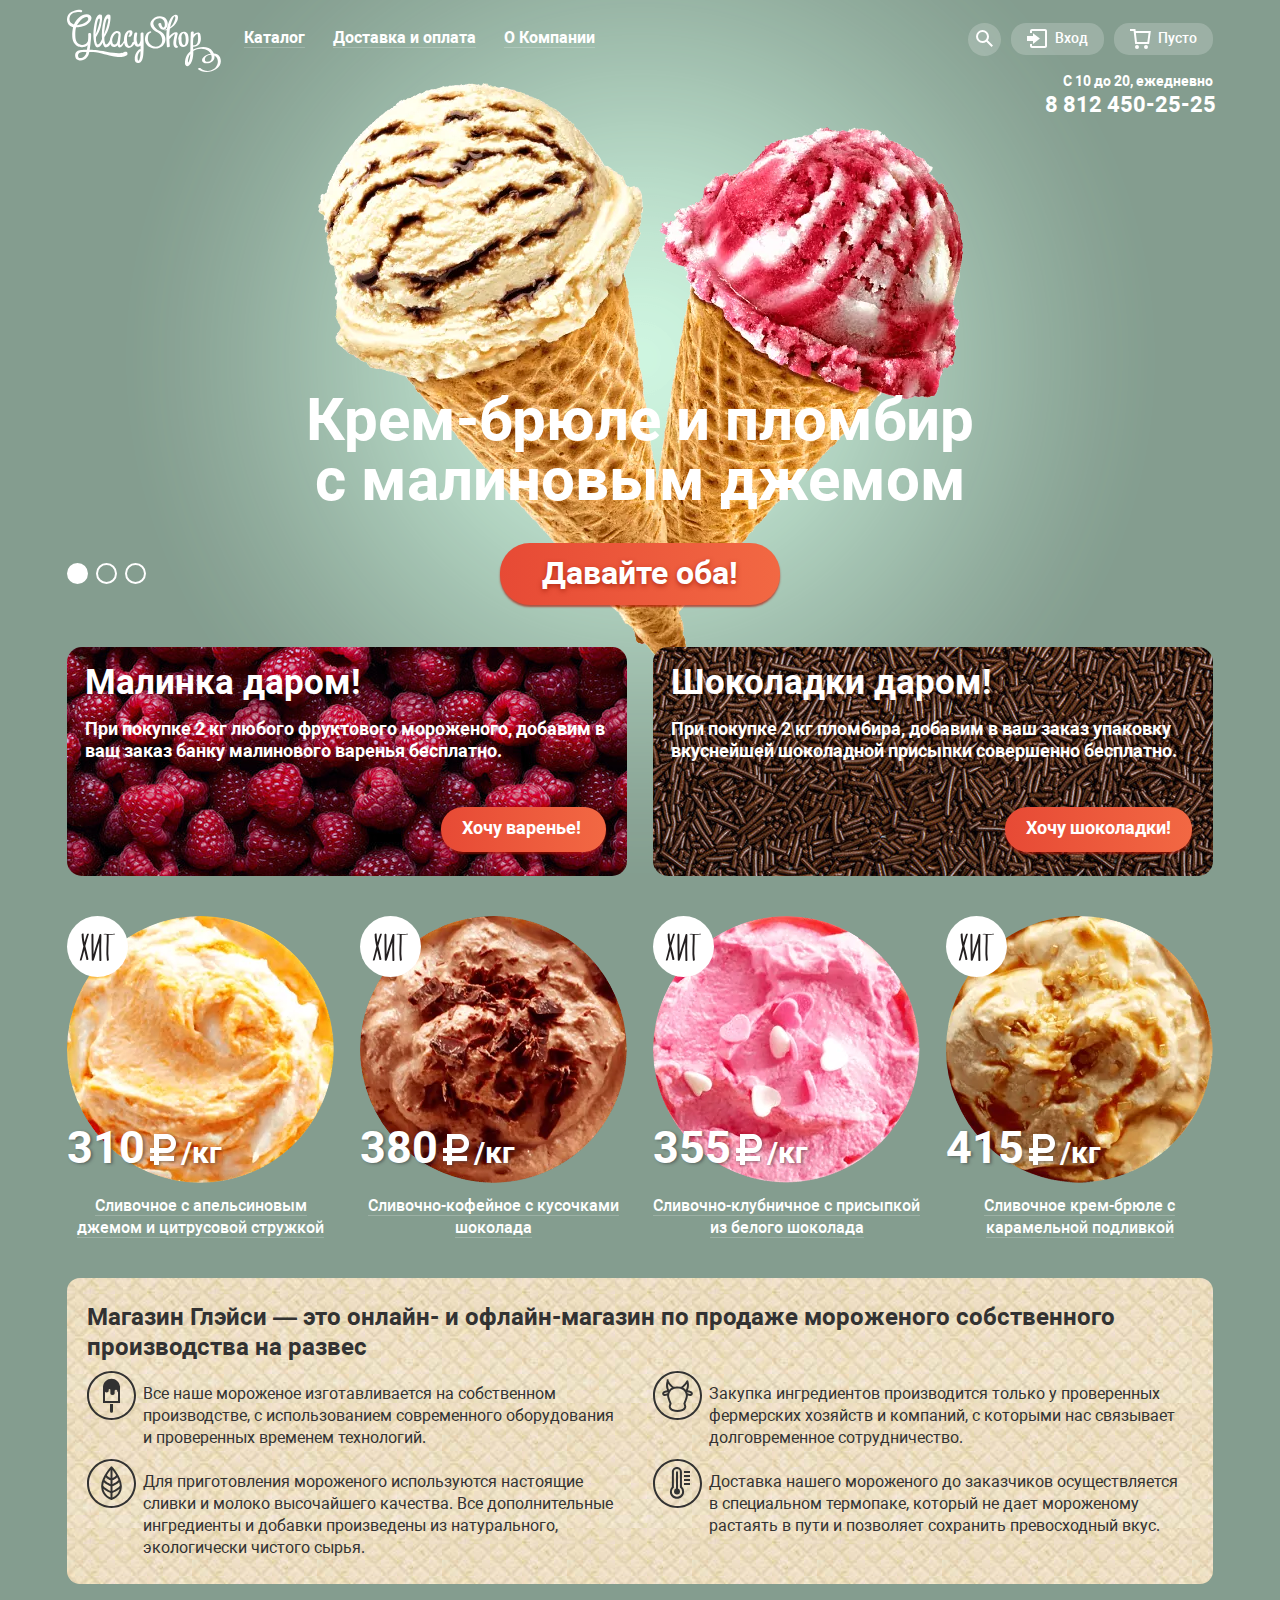
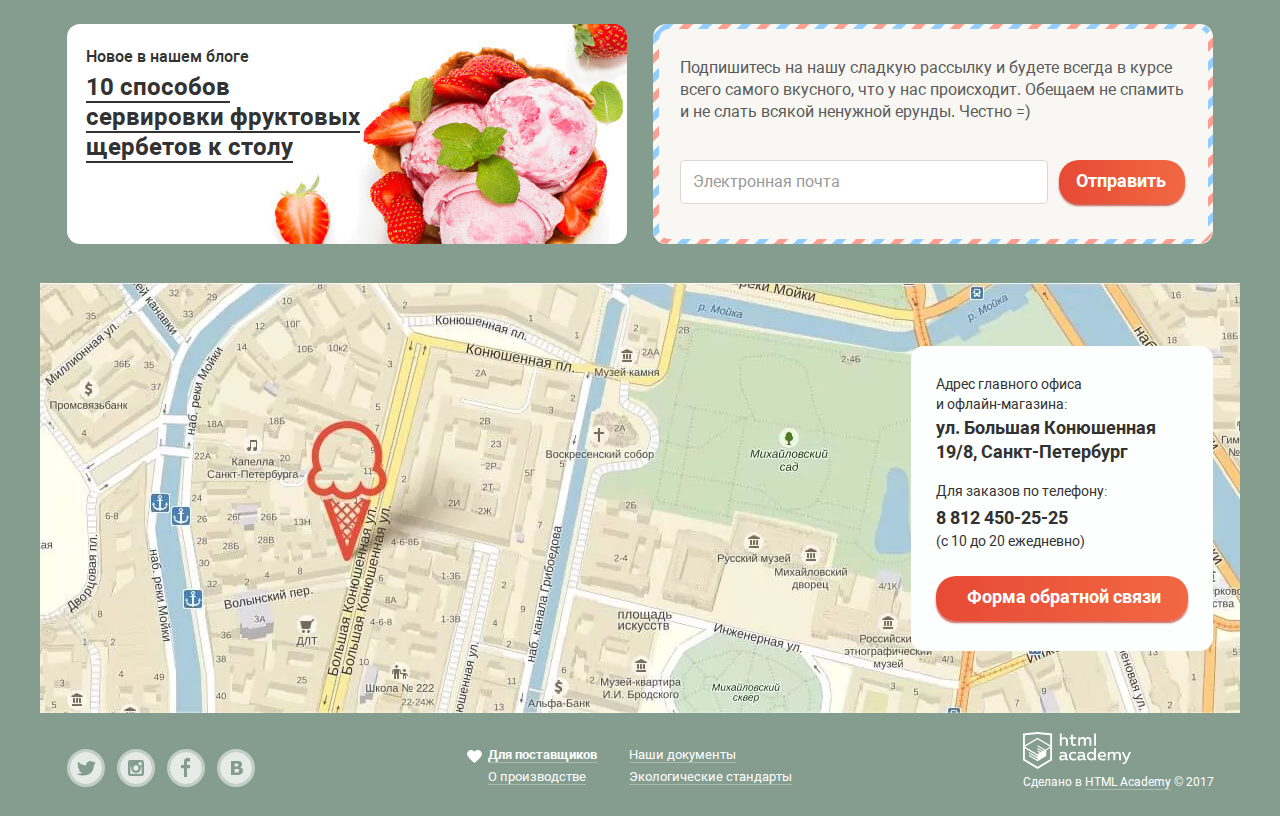
<file: index.html>
<!DOCTYPE html>
<html lang="ru">
  <head>
    <meta charset="utf-8">
    <meta http-equiv="X-UA-Compatible" content="ie=edge">
    <meta name="format-detection" content="telephone=no">
    <title>HTML Academy: Глейси</title>
    <link rel="stylesheet" href="css/normalize.min.css">
    <link rel="stylesheet" href="css/styles.min.css">
  </head>
  <body class="index-page">
    <svg xmlns="http://www.w3.org/2000/svg" class="svg-sprite">
      <symbol id="icon-search" viewBox="0 0 17 17"><path d="M16.958 15.527L11.75 10.32A6.455 6.455 0 0 0 13 6.5 6.5 6.5 0 1 0 6.5 13a6.465 6.465 0 0 0 3.839-1.263l5.205 5.204 1.414-1.414zM6.5 11C4.019 11 2 8.981 2 6.5S4.019 2 6.5 2 11 4.019 11 6.5 8.981 11 6.5 11z"/></symbol>
      <symbol id="icon-entrance" viewBox="0 0 21 19"><path d="M6 14.875L12.917 9.5 6 4.125v2.917H-.042v4.917H6z"/><path d="M18 0H5C3.9 0 3 .9 3 2v2h2V2h13v15H5v-2H3v2c0 1.1.9 2 2 2h13c1.1 0 2-.9 2-2V2c0-1.1-.9-2-2-2z"/></symbol>
      <symbol id="icon-cart" viewBox="0 0 21 20"><g><path d="M5.657 2.031L5.422 0H0v2h3.64l1.5 13h13.988l1.699-12.969H5.657zM17.372 13H6.922L5.888 4.031h12.66L17.372 13z"/><circle cx="6.984" cy="18" r="2"/><circle cx="15.984" cy="18" r="2"/></g></symbol>
      <symbol id="icon-heart" viewBox="0 0 15 13"><path d="M10.799 0c-1.35 0-2.551.65-3.3 1.661A4.097 4.097 0 0 0 4.199 0C1.875 0 0 1.806 0 4.044 0 7.223 7.499 13 7.499 13s7.499-5.777 7.499-8.956C14.998 1.806 13.123 0 10.799 0z"/></symbol>
    </svg>

    <input class="visually-hidden" type="radio" id="btn-1" name="slider-toggle" checked>
    <input class="visually-hidden" type="radio" id="btn-2" name="slider-toggle">
    <input class="visually-hidden" type="radio" id="btn-3" name="slider-toggle">

    <div class="index-wrapper">
      <div class="wrapper">

        <header class="page-header">
          <div class="page-header__wrapper">
            <nav class="page-header__nav">
              <a class="page-header__logo">
                <img class="page-header__logo-image" src="img/svg/logo.svg" width="154" height="64" alt="На главную страницу">
              </a>
              <ul class="main-nav">
                <li class="main-nav__item">
                  <a class="main-nav__link" href="catalog.html">Каталог</a>
                  <ul class="main-nav__dropdown-list">
                    <li class="main-nav__dropdown-item">
                      <a class="main-nav__dropdown-link" href="new.html">Новинки</a>
                    </li>
                    <li class="main-nav__dropdown-item">
                      <a class="main-nav__dropdown-link" href="catalog.html">Сливочное</a>
                    </li>
                    <li class="main-nav__dropdown-item">
                      <a class="main-nav__dropdown-link" href="sherbet.html">Щербеты</a>
                    </li>
                    <li class="main-nav__dropdown-item">
                      <a class="main-nav__dropdown-link" href="fruit.html">Фруктовый лед</a>
                    </li>
                    <li class="main-nav__dropdown-item">
                      <a class="main-nav__dropdown-link" href="melorin.html">Мелорин</a>
                    </li>
                  </ul>
                </li>
                <li class="main-nav__item">
                  <a class="main-nav__link" href="delivery.html">Доставка и оплата</a>
                </li>
                <li class="main-nav__item">
                  <a class="main-nav__link" href="about.html">О Компании</a>
                </li>
              </ul>
            </nav>

            <div class="user-block">
              <div class="user-block__item">
                <a href="#" class="user-block__link user-block__link--only-icon">
                  <svg class="user-block__link-icon" width="17" height="17" role="presentation"><use xlink:href="#icon-search"></use></svg>
                  <span class="user-block___link-text visually-hidden">Поиск</span>
                </a>
                <form class="user-block__dropdown search-form" action="#" method="get">
                  <label class="visually-hidden" for="search">Введите название товара</label>
                  <input class="search-form__input" type="search" name="search" placeholder="Что ищем?" id="search">
                </form>
              </div>

              <div class="user-block__item">
                <a href="#" class="user-block__link">
                  <svg class="user-block__link-icon" width="21" height="19" role="presentation"><use xlink:href="#icon-entrance"></use></svg>
                  <span class="user-block__link-text">Вход</span>
                </a>
                <form class="user-block__dropdown authorization-form" action="https://echo.htmlacademy.ru" method="post">
                  <label class="visually-hidden" for="user-email">Введите ваш email</label>
                  <input class="authorization-form__input" type="email" name="email" placeholder="Электронная почта" id="user-email">
                  <label class="visually-hidden" for="user-password">Введите ваш пароль</label>
                  <input class="authorization-form__input" type="password" name="password" placeholder="Пароль" id="user-password">
                  <div class="authorization-form__inner">
                    <button class="authorization-form__button button" type="submit">Войти</button>
                    <ul class="authorization-form__links">
                      <li class="authorization-form__links-item">
                        <a href="#" class="authorization-form__link">Забыли пароль?</a>
                      </li>
                      <li class="authorization-form__links-item">
                        <a href="#" class="authorization-form__link">Новая регистрация</a>
                      </li>
                    </ul>
                  </div>
                </form>
              </div>

              <div class="user-block__item">
                <a href="#" class="user-block__link" aria-label="В вашей корзине">
                  <svg class="user-block__link-icon" width="21" height="20" role="presentation"><use xlink:href="#icon-cart"></use></svg>
                  <span class="user-block__link-text">Пусто</span>
                </a>
              </div>
            </div>
          </div>

          <div class="page-header__contacts">
            <p class="page-header__schedule">С 10 до 20, ежедневно</p>
            <p class="page-header__tel">8 812 450-25-25</p>
          </div>
        </header>

        <main class="main">

          <section class="slider">
            <h2 class="visually-hidden">Популярные товары</h2>

            <div class="slider__controls">
              <label for="btn-1"><span class="visually-hidden">Крем-брюле и пломбир с малиновым джемом</span></label>
              <label for="btn-2"><span class="visually-hidden">Шоколадный пломбир и лимонный сорбет</span></label>
              <label for="btn-3"><span class="visually-hidden">Пломбир с помадкой и клубничный щербет</span></label>
            </div>

            <ul class="slider__list">
              <li class="slider__item" id="slide-1">
                <picture>
                  <source type="image/webp" srcset="img/content/cream-and-raspberry.webp">
                  <img class="slider__img" src="img/content/cream-and-raspberry.png" width="647" height="584" alt="Два вафельных рожка мороженого">
                </picture>
                <h3 class="slider__title">Крем-брюле и пломбир<br> с малиновым джемом</h3>
                <button class="slider__button button">Давайте оба!</button>
              </li>
              <li class="slider__item" id="slide-2">
                <picture>
                  <source type="image/webp" srcset="img/content/choco-and-lemon.webp">
                  <img class="slider__img" src="img/content/choco-and-lemon.png" width="644" height="582" alt="Два вафельных рожка мороженого">
                </picture>
                <h3 class="slider__title">Шоколадный пломбир<br> и лимонный сорбет</h3>
                <button class="slider__button button">Давайте оба!</button>
              </li>
              <li class="slider__item" id="slide-3">
                <picture>
                  <source type="image/webp" srcset="img/content/cream-and-strawberry.webp">
                  <img class="slider__img" src="img/content/cream-and-strawberry.png" width="644" height="582" alt="Два вафельных рожка мороженого">
                </picture>
                <h3 class="slider__title">Пломбир с помадкой<br>и клубничный щербет</h3>
                <button class="slider__button button">Давайте оба!</button>
              </li>
            </ul>
          </section>

          <section class="promo">
            <h2 class="visually-hidden">Промоакции</h2>
            <section class="banner banner--raspberry">
              <h3 class="banner__title">Малинка даром!</h3>
              <p class="banner__text">При покупке 2 кг любого фруктового мороженого,
                добавим в ваш заказ банку малинового варенья бесплатно.</p>
              <a href="#" class="banner__button button">Хочу варенье!</a>
            </section>
            <section class="banner banner--choco">
              <h3 class="banner__title">Шоколадки даром!</h3>
              <p class="banner__text">При покупке 2 кг пломбира, добавим в ваш заказ упаковку
                вкуснейшей шоколадной присыпки совершенно бесплатно.</p>
              <a href="#" class="banner__button button">Хочу шоколадки!</a>
            </section>
          </section>

          <section class="catalog">
            <h2 class="visually-hidden">Хиты продаж</h2>
            <ul class="catalog__list">
              <li class="catalog__item">
                <section class="good-card good-card--hit">
                  <div class="good-card__image-wrapper">
                    <picture>
                      <source type="image/webp" srcset="img/content/cream-and-orange.webp">
                      <img class="good-card__image" src="img/content/cream-and-orange.png" width="267" height="267" alt="Сливочное мороженое с апельсиновым джемом и цитрусовой стружкой">
                    </picture>
                  </div>
                  <p class="good-card__price">
                    <span class="good-card__price-number">310</span>
                    <span class="good-card__currency-icon"><span class="visually-hidden">Рублей</span></span>
                    <span class="good-card__weight">/кг</span>
                  </p>
                  <h3 class="good-card__title">
                    <a href="#" class="good-card__link">Сливочное с апельсиновым джемом и цитрусовой стружкой</a>
                  </h3>
                  <a href="#" class="good-card__button button">Быстрый просмотр</a>
                </section>
              </li>

              <li class="catalog__item">
                <section class="good-card good-card--hit">
                  <div class="good-card__image-wrapper">
                    <picture>
                      <source type="image/webp" srcset="img/content/coffee-and-choco.webp">
                      <img class="good-card__image" src="img/content/coffee-and-choco.png" width="267" height="267" alt="Сливочно-кофейное мороженое с кусочками шоколада">
                    </picture>
                  </div>
                  <p class="good-card__price">
                    <span class="good-card__price-number">380</span>
                    <span class="good-card__currency-icon"><span class="visually-hidden">Рублей</span></span>
                    <span class="good-card__weight">/кг</span>
                  </p>
                  <h3 class="good-card__title">
                    <a href="#" class="good-card__link">Сливочно-кофейное с кусочками шоколада</a>
                  </h3>
                  <a href="#" class="good-card__button button">Быстрый просмотр</a>
                </section>
              </li>

              <li class="catalog__item">
                <section class="good-card good-card--hit">
                  <div class="good-card__image-wrapper">
                    <picture>
                      <source type="image/webp" srcset="img/content/rasp-and-white-choco.webp">
                      <img class="good-card__image" src="img/content/rasp-and-white-choco.png" width="267" height="267" alt="Сливочно-клубничное мороженое с присыпкой из белого шоколада">
                    </picture>
                  </div>
                  <p class="good-card__price">
                    <span class="good-card__price-number">355</span>
                    <span class="good-card__currency-icon"><span class="visually-hidden">Рублей</span></span>
                    <span class="good-card__weight">/кг</span>
                  </p>
                  <h3 class="good-card__title">
                    <a href="#" class="good-card__link">Сливочно-клубничное с присыпкой из белого шоколада</a>
                  </h3>
                  <a href="#" class="good-card__button button">Быстрый просмотр</a>
                </section>
              </li>

              <li class="catalog__item">
                <section class="good-card good-card--hit">
                  <div class="good-card__image-wrapper">
                    <picture>
                      <source type="image/webp" srcset="img/content/cream-and-caramel.webp">
                      <img class="good-card__image" src="img/content/cream-and-caramel.png" width="267" height="267" alt="Сливочное крем-брюле с карамельной подливкой">
                    </picture>
                  </div>
                  <p class="good-card__price">
                    <span class="good-card__price-number">415</span>
                    <span class="good-card__currency-icon"><span class="visually-hidden">Рублей</span></span>
                    <span class="good-card__weight">/кг</span>
                  </p>
                  <h3 class="good-card__title">
                    <a href="#" class="good-card__link">Сливочное крем-брюле с карамельной подливкой</a>
                  </h3>
                  <a href="#" class="good-card__button button">Быстрый просмотр</a>
                </section>
              </li>
            </ul>
          </section>

          <section class="about">
            <h1 class="about__title">Магазин Глэйси — это онлайн- и офлайн-магазин по продаже мороженого собственного производства на развес</h1>
            <ul class="about__features">
              <li class="about__feature about__feature--icecream">
                Все наше мороженое изготавливается на собственном производстве,
                с использованием современного оборудования и проверенных временем технологий.
              </li>
              <li class="about__feature about__feature--cow">
                Закупка ингредиентов  производится только у проверенных фермерских хозяйств и компаний,
                с которыми нас связывает долговременное сотрудничество.
              </li>
              <li class="about__feature about__feature--eco">
                Для приготовления мороженого используются настоящие сливки и молоко высочайшего качества.
                Все дополнительные ингредиенты и добавки произведены из натурального, экологически чистого сырья.
              </li>
              <li class="about__feature about__feature--thermometer">
                Доставка нашего мороженого до заказчиков осуществляется в специальном термопаке,
                который не дает мороженому растаять в пути и позволяет сохранить превосходный вкус.
              </li>
            </ul>
          </section>

          <div class="row">
            <section class="blog">
              <h3 class="blog__title">Новое в нашем блоге</h3>
              <div class="blog__content">
                <a class="blog__link" href="#">10 способов сервировки фруктовых щербетов к столу</a>
              </div>
            </section>

            <div class="subscribe">
              <div class="subscribe__wrapper">
                <p class="subscribe__text">Подпишитесь на нашу сладкую рассылку и будете всегда в курсе всего самого вкусного,
                    что у нас происходит. Обещаем не спамить и не слать всякой ненужной ерунды. Честно =)</p>
                  <form class="subscribe__form" action="https://echo.htmlacademy.ru" method="post">
                    <label for="email-subscribe" class="visually-hidden">Введите ваш email</label>
                    <input class="subscribe__input" type="email" name="email" placeholder="Электронная почта" id="email-subscribe" required>
                    <button class="button subscribe__button" type="submit">Отправить</button>
                  </form>
              </div>
            </div>
          </div>

          <section class="contacts">
            <h2 class="visually-hidden">Наши контакты</h2>
            <div class="contacts__map">
              <iframe src="https://yandex.ru/map-widget/v1/-/CBuuv-xNSB" width="1200" height="430"></iframe>
              <picture>
                <source type="image/webp" srcset="img/content/map.webp">
                <img class="contacts__map-image" src="img/content/map.jpg" width="1200" height="430" alt="Наш адрес: ул. Большая Конюшенная 19/8, Санкт-Петербург">
              </picture>
            </div>
            <div class="contacts__wrapper">
              <p class="contacts__address">
                <span class="contacts__address-title">Адрес главного офиса<br> и офлайн-магазина:</span>
                <span class="contacts__text contacts__text--big">ул. Большая Конюшенная<br> 19/8, Санкт-Петербург</span>
              </p>
              <p class="contacts__phone">
                <span class="contacts__phone-title">Для заказов по телефону:</span>
                <span class="contacts__text contacts__text--big">8 812 450-25-25</span>
                <span class="contacts__text">(с 10 до 20 ежедневно)</span>
              </p>
              <a href="message-form.html" class="contacts__button button">Форма обратной связи</a>
            </div>
          </section>
        </main>

        <footer class="page-footer">
          <div class="page-footer__socials">
            <ul class="socials">
              <li class="socials__item">
                <a href="https://twitter.com/" class="socials__link socials__link--tw" target="_blank" rel="noopener">
                  <span class="visually-hidden">Twitter</span>
                </a>
              </li>
              <li class="socials__item">
                <a href="https://www.instagram.com/" class="socials__link socials__link--inst" target="_blank" rel="noopener">
                  <span class="visually-hidden">Instagram</span>
                </a>
              </li>
              <li class="socials__item">
                <a href="https://www.facebook.com/" class="socials__link socials__link--fb" target="_blank" rel="noopener">
                  <span class="visually-hidden">Facebook</span>
                </a>
              </li>
              <li class="socials__item">
                <a href="https://vk.com/" class="socials__link socials__link--vk" target="_blank" rel="noopener">
                  <span class="visually-hidden">Вконтакте</span>
                </a>
              </li>
            </ul>
          </div>

          <div class="page-footer__links">
            <ul class="page-footer__links-list">
              <li class="page-footer__links-item">
                <a href="#" class="page-footer__link page-footer__link--supplier">
                  <svg class="page-footer__link-icon" width="15" height="13" role="presentation"><use xlink:href="#icon-heart"></use></svg>
                  Для поставщиков
                </a>
              </li>
              <li class="page-footer__links-item">
                <a href="#" class="page-footer__link">О производстве</a>
              </li>
            </ul>
            <ul class="page-footer__links-list">
              <li class="page-footer__links-item">
                <a href="#" class="page-footer__link">Наши документы</a>
              </li>
              <li class="page-footer__links-item">
                <a href="#" class="page-footer__link">Экологические стандарты</a>
              </li>
            </ul>
          </div>

          <div class="page-footer__copyright">
            <a href="https://htmlacademy.ru/intensive/htmlcss" class="page-footer__academy-link" target="_blank" rel="noopener">
              <span class="visually-hidden">HTML Academy</span>
            </a>
            <p class="page-footer__text">Сделано в
              <a href="https://htmlacademy.ru/intensive/htmlcss" class="page-footer__link" target="_blank" rel="noopener">HTML Academy</a>
              &copy; 2017
            </p>
          </div>
        </footer>

        <section class="popup">
          <h2 class="popup__title">Мы обязательно вам ответим!</h2>
          <form class="message" action="https://echo.htmlacademy.ru" method="post">
            <label class="visually-hidden" for="name">Введите ваше имя</label>
            <input class="message__input" type="text" name="name" placeholder="Как вас зовут?" id="name">

            <label class="visually-hidden" for="email">Введите ваш email</label>
            <input class="message__input" type="email" name="email" placeholder="Ваша почта для ответа?" id="email">

            <label class="visually-hidden" for="textarea">Введите ваше сообщение</label>
            <textarea class="message__textarea" name="message" placeholder="Напишите что-нибудь..." id="textarea"></textarea>

            <button class="message__button button" type="submit">Отправить</button>
          </form>
          <button class="popup__button" type="button"><span class="visually-hidden">Закрыть окно</span></button>
        </section>

      </div>
    </div>

    <div class="overlay"></div>

    <script src="js/main.min.js"></script>
  </body>
</html>
</file>
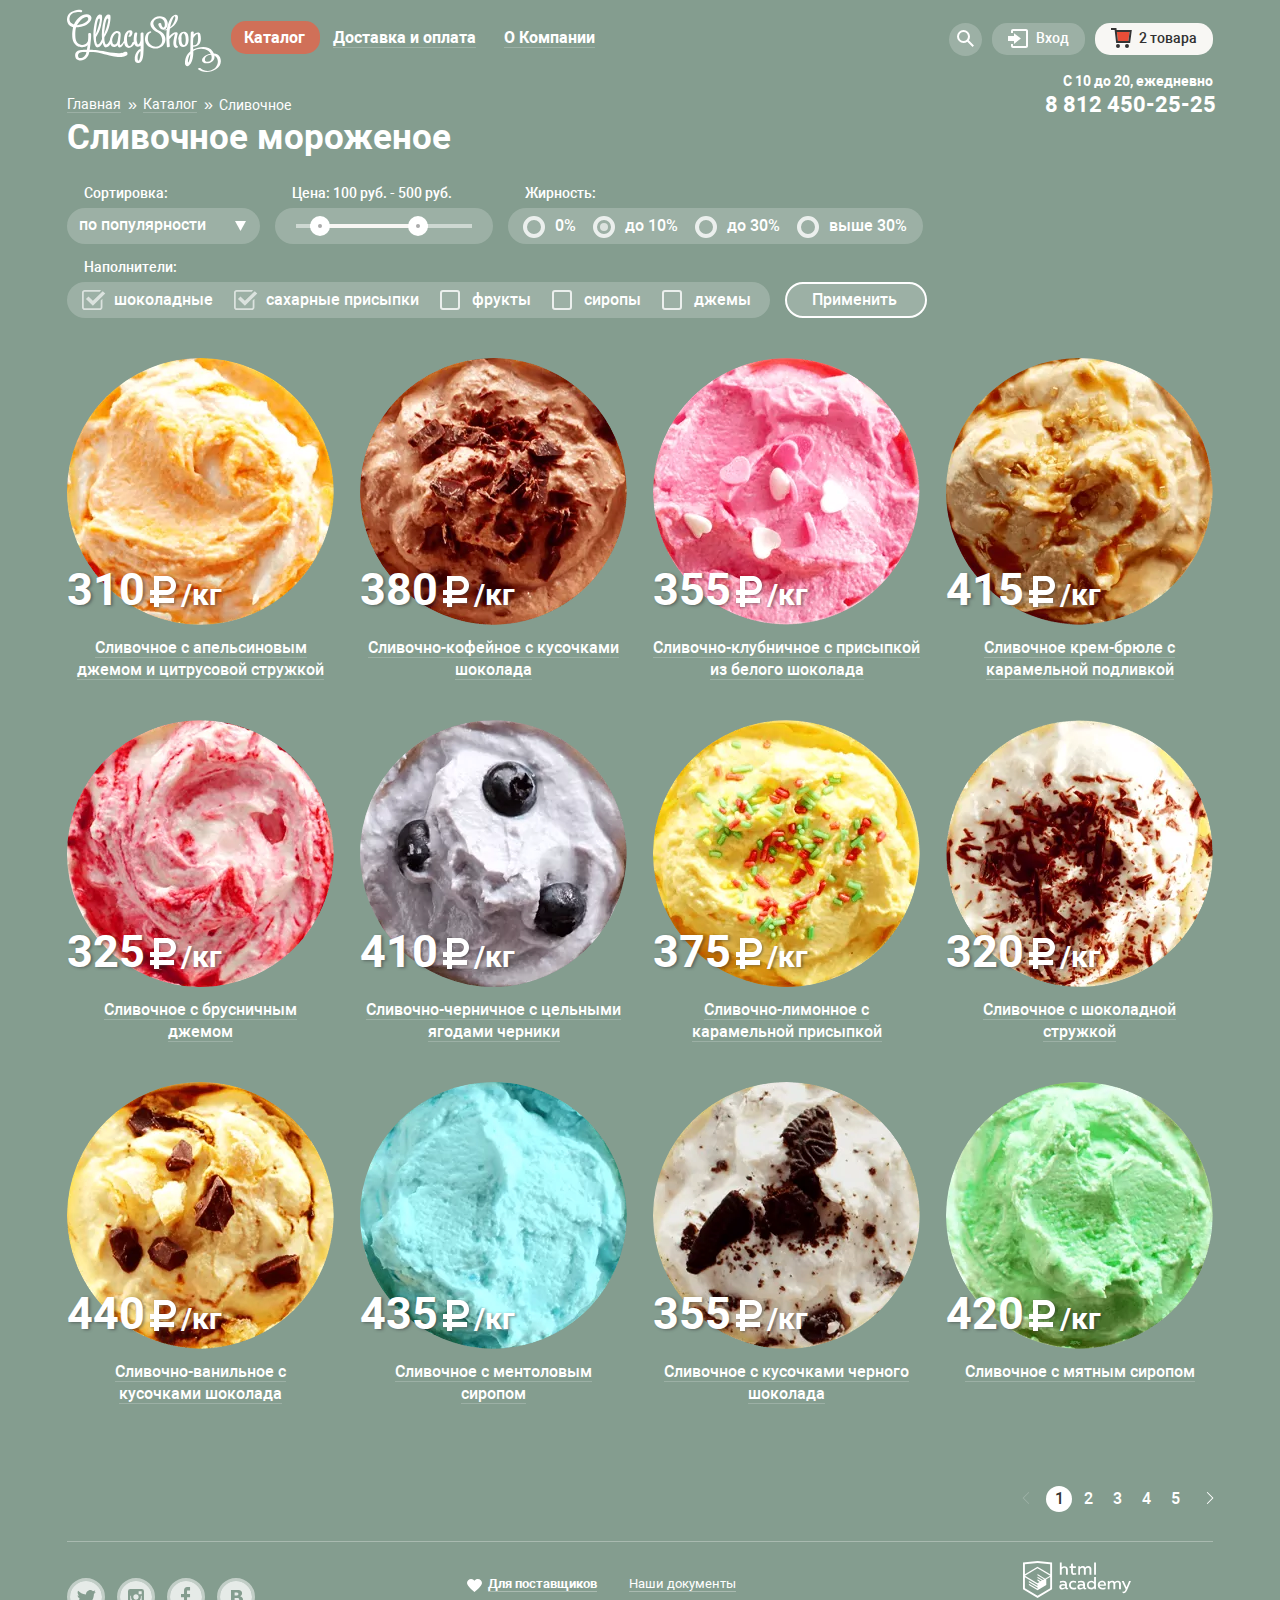
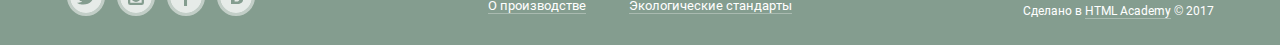
<file: catalog.html>
<!DOCTYPE html>
<html lang="ru">
  <head>
    <meta charset="utf-8">
    <meta http-equiv="X-UA-Compatible" content="ie=edge">
    <meta name="format-detection" content="telephone=no">
    <title>HTML Academy: Глейси</title>
    <link rel="stylesheet" href="css/normalize.min.css">
    <link rel="stylesheet" href="css/styles.min.css">
  </head>
  <body>
    <svg xmlns="http://www.w3.org/2000/svg" class="svg-sprite">
      <symbol id="arrow" viewBox="0 0 8 12"><path d="M7.237 5.642L1.729.133a.506.506 0 1 0-.716.716L6.163 6l-5.151 5.15a.507.507 0 0 0 .716.717l5.509-5.509a.504.504 0 0 0 0-.716z"/></symbol>
      <symbol id="icon-search" viewBox="0 0 17 17"><path d="M16.958 15.527L11.75 10.32A6.455 6.455 0 0 0 13 6.5 6.5 6.5 0 1 0 6.5 13a6.465 6.465 0 0 0 3.839-1.263l5.205 5.204 1.414-1.414zM6.5 11C4.019 11 2 8.981 2 6.5S4.019 2 6.5 2 11 4.019 11 6.5 8.981 11 6.5 11z"/></symbol>
      <symbol id="icon-entrance" viewBox="0 0 21 19"><path d="M6 14.875L12.917 9.5 6 4.125v2.917H-.042v4.917H6z"/><path d="M18 0H5C3.9 0 3 .9 3 2v2h2V2h13v15H5v-2H3v2c0 1.1.9 2 2 2h13c1.1 0 2-.9 2-2V2c0-1.1-.9-2-2-2z"/></symbol>
      <symbol id="icon-cart" viewBox="0 0 21 20"><g><path d="M5.657 2.031L5.422 0H0v2h3.64l1.5 13h13.988l1.699-12.969H5.657zM17.372 13H6.922L5.888 4.031h12.66L17.372 13z"/><circle cx="6.984" cy="18" r="2"/><circle cx="15.984" cy="18" r="2"/></g></symbol>
      <symbol id="icon-heart" viewBox="0 0 15 13"><path d="M10.799 0c-1.35 0-2.551.65-3.3 1.661A4.097 4.097 0 0 0 4.199 0C1.875 0 0 1.806 0 4.044 0 7.223 7.499 13 7.499 13s7.499-5.777 7.499-8.956C14.998 1.806 13.123 0 10.799 0z"/></symbol>
    </svg>

    <div class="wrapper">

      <header class="page-header">
        <div class="page-header__wrapper">
          <nav class="page-header__nav">
            <a class="page-header__logo" href="index.html">
              <img class="page-header__logo-image" src="img/svg/logo.svg" width="154" height="64" alt="На главную страницу">
            </a>
            <ul class="main-nav">
              <li class="main-nav__item">
                <a class="main-nav__link main-nav__link--active">Каталог</a>
                <ul class="main-nav__dropdown-list">
                  <li class="main-nav__dropdown-item">
                    <a class="main-nav__dropdown-link" href="new.html">Новинки</a>
                  </li>
                  <li class="main-nav__dropdown-item">
                    <a class="main-nav__dropdown-link main-nav__dropdown-link--active">Сливочное</a>
                  </li>
                  <li class="main-nav__dropdown-item">
                    <a class="main-nav__dropdown-link" href="sherbet.html">Щербеты</a>
                  </li>
                  <li class="main-nav__dropdown-item">
                    <a class="main-nav__dropdown-link" href="fruit.html">Фруктовый лед</a>
                  </li>
                  <li class="main-nav__dropdown-item">
                    <a class="main-nav__dropdown-link" href="melorin.html">Мелорин</a>
                  </li>
                </ul>
              </li>
              <li class="main-nav__item">
                <a class="main-nav__link" href="delivery.html">Доставка и оплата</a>
              </li>
              <li class="main-nav__item">
                <a class="main-nav__link" href="about.html">О Компании</a>
              </li>
            </ul>
          </nav>

          <div class="user-block">
            <div class="user-block__item">
              <a href="#" class="user-block__link user-block__link--only-icon">
                <svg class="user-block__link-icon" width="17" height="17" role="presentation"><use xlink:href="#icon-search"></use></svg>
                <span class="user-block___link-text visually-hidden">Поиск</span>
              </a>
              <form class="user-block__dropdown search-form" action="#" method="get">
                <label class="visually-hidden" for="search">Введите название товара</label>
                <input class="search-form__input" type="search" name="search" placeholder="Что ищем?" id="search">
              </form>
            </div>

            <div class="user-block__item">
              <a href="#" class="user-block__link">
                <svg class="user-block__link-icon" width="21" height="19" role="presentation"><use xlink:href="#icon-entrance"></use></svg>
                <span class="user-block__link-text">Вход</span>
              </a>
              <form class="user-block__dropdown authorization-form" action="https://echo.htmlacademy.ru" method="post">
                <label class="visually-hidden" for="user-email">Введите ваш email</label>
                <input class="authorization-form__input" type="email" name="email" placeholder="Электронная почта" id="user-email">
                <label class="visually-hidden" for="user-password">Введите ваш пароль</label>
                <input class="authorization-form__input" type="password" name="password" placeholder="Пароль" id="user-password">
                <div class="authorization-form__inner">
                  <button class="authorization-form__button button" type="submit">Войти</button>
                  <ul class="authorization-form__links">
                    <li class="authorization-form__links-item">
                      <a href="#" class="authorization-form__link">Забыли пароль?</a>
                    </li>
                    <li class="authorization-form__links-item">
                      <a href="#" class="authorization-form__link">Новая регистрация</a>
                    </li>
                  </ul>
                </div>
              </form>
            </div>

            <div class="user-block__item user-block__item--cart-filled">
              <a href="#" class="user-block__link user-block__link--cart-filled" aria-label="В вашей корзине">
                <svg class="user-block__link-icon" width="21" height="20" role="presentation"><use xlink:href="#icon-cart"></use></svg>
                <span class="user-block__link-text">2 товара</span>
              </a>

              <div class="user-block__dropdown cart">
                <table class="cart__goods">
                  <tr>
                    <td>
                      <button class="cart__delete" type="button">
                        <span class="visually-hidden">Удалить товар</span>
                      </button>
                    </td>
                    <td>
                      <div class="cart__image-wrapper">
                        <picture>
                          <source type="image/webp" srcset="img/content/cart/mini-cream-and-orange.webp">
                          <img class="cart__image" src="img/content/cart/mini-cream-and-orange.png" width="33" height="33" alt="Пломбир с апельсиновым джемом">
                        </picture>
                      </div>
                    </td>
                    <td class="cart__title">Пломбир с апельсиновым джемом</td>
                    <td class="cart__weight">1,5 кг х <span>200 руб.</span></td>
                    <td class="cart__price">300 руб.</td>
                  </tr>
                  <tr>
                    <td>
                      <button class="cart__delete" type="button">
                        <span class="visually-hidden">Удалить товар</span>
                      </button>
                    </td>
                    <td>
                      <div class="cart__image-wrapper">
                        <picture>
                          <source type="image/webp" srcset="img/content/cart/mini-rasp-and-white-choco.webp">
                          <img class="cart__image" src="img/content/cart/mini-rasp-and-white-choco.png" width="33" height="33" alt="Клубничный пломбир с присыпкой из белого шоколада">
                        </picture>
                      </div>
                    </td>
                    <td class="cart__title">Клубничный пломбир с присыпкой из белого шоколада</td>
                    <td class="cart__weight">1,5 кг х <span>300 руб.</span></td>
                    <td class="cart__price">450 руб.</td>
                  </tr>
                </table>
                <p class="cart__total-price">Итого: 750 руб.</p>
                <button class="cart__button button">Оформить заказ</button>
              </div>
            </div>
          </div>
        </div>

        <div class="page-header__contacts">
          <p class="page-header__schedule">С 10 до 20, ежедневно</p>
          <p class="page-header__tel">8 812 450-25-25</p>
        </div>

        <ul class="breadcrumbs">
          <li class="breadcrumbs__item">
            <a href="index.html" class="breadcrumbs__link">Главная</a>
          </li>
          <li class="breadcrumbs__item">
            <a href="catalog.html" class="breadcrumbs__link">Каталог</a>
          </li>
          <li class="breadcrumbs__item">
            <a class="breadcrumbs__link breadcrumbs__link--current">Сливочное</a>
          </li>
        </ul>
      </header>

      <main class="main">

        <h1 class="main__title">Сливочное мороженое</h1>

        <section class="catalog catalog--inner">
          <form class="catalog__filters filters" action="https://echo.htmlacademy.ru" method="get">
            <fieldset class="filters__fieldset">
              <legend class="filters__legend">Сортировка:</legend>
              <div class="filters__select-wrapper">
                <label for="sort" class="visually-hidden">Выберите как отсортировать товары:</label>
                <select id="sort" name="sort" class="filters__select">
                  <option value="popular" selected>по популярности</option>
                  <option value="cheap">сначала недорогие</option>
                  <option value="expensive">сначала дорогие</option>
                  <option value="fatness">по жирности</option>
                </select>
              </div>
            </fieldset>

            <fieldset class="filters__fieldset">
              <legend class="filters__legend">Цена: 100 руб. - 500 руб.</legend>
              <div class="filters__range range">
                <div class="range__bar">
                  <div class="range__between-bar"></div>
                  <button class="range__button range__button--from" type="button">От</button>
                  <button class="range__button range__button--to" type="button">До</button>
                </div>
              </div>
            </fieldset>

            <fieldset class="filters__fieldset">
              <legend class="filters__legend">Жирность:</legend>
              <ul class="filters__list filters__list--radio">
                <li class="filters__item">
                  <label for="filter-zero" class="filters__label">
                    <input class="filters__input-radio visually-hidden" type="radio" name="fatness" value="0" id="filter-zero">
                    <span class="filters__indicator filters__indicator--radio"></span>
                    0%
                  </label>
                </li>
                <li class="filters__item">
                  <label for="filter-ten" class="filters__label">
                    <input class="filters__input-radio visually-hidden" type="radio" name="fatness" value="10" id="filter-ten" checked>
                    <span class="filters__indicator filters__indicator--radio"></span>
                    до 10%
                  </label>
                </li>
                <li class="filters__item">
                  <label for="filter-thirty" class="filters__label">
                    <input class="filters__input-radio visually-hidden" type="radio" name="fatness" value="30" id="filter-thirty">
                    <span class="filters__indicator filters__indicator--radio"></span>
                    до 30%
                  </label>
                </li>
                <li class="filters__item">
                  <label for="filter-over-thirty" class="filters__label">
                    <input class="filters__input-radio visually-hidden" type="radio" name="fatness" value="over 30" id="filter-over-thirty">
                    <span class="filters__indicator filters__indicator--radio"></span>
                    выше 30%
                  </label>
                </li>
              </ul>
            </fieldset>

            <fieldset class="filters__fieldset">
              <legend class="filters__legend">Наполнители:</legend>
              <ul class="filters__list filters__list--checkbox">
                <li class="filters__item">
                  <label class="filters__label">
                    <input class="filters__input-checkbox visually-hidden" type="checkbox" name="filler" value="chocolate" checked>
                    <span class="filters__indicator filters__indicator--checkbox"></span>
                    шоколадные
                  </label>
                </li>
                <li class="filters__item">
                  <label class="filters__label">
                    <input class="filters__input-checkbox visually-hidden" type="checkbox" name="filler" value="sugar" checked>
                    <span class="filters__indicator filters__indicator--checkbox"></span>
                    сахарные присыпки
                  </label>
                </li>
                <li class="filters__item">
                  <label class="filters__label">
                    <input class="filters__input-checkbox visually-hidden" type="checkbox" name="filler" value="fruits">
                    <span class="filters__indicator filters__indicator--checkbox"></span>
                    фрукты
                  </label>
                </li>
                <li class="filters__item">
                  <label class="filters__label">
                    <input class="filters__input-checkbox visually-hidden" type="checkbox" name="filler" value="syrup">
                    <span class="filters__indicator filters__indicator--checkbox"></span>
                    сиропы
                  </label>
                </li>
                <li class="filters__item">
                  <label class="filters__label">
                    <input class="filters__input-checkbox visually-hidden" type="checkbox" name="filler" value="jam">
                    <span class="filters__indicator filters__indicator--checkbox"></span>
                    джемы
                  </label>
                </li>
              </ul>
            </fieldset>
            <button class="filters__button" type="submit">Применить</button>
          </form>

          <h2 class="visually-hidden">Найденные товары</h2>

          <ul class="catalog__list">
            <li class="catalog__item">
              <section class="good-card">
                <div class="good-card__image-wrapper">
                  <picture>
                    <source type="image/webp" srcset="img/content/cream-and-orange.webp">
                    <img class="good-card__image" src="img/content/cream-and-orange.png" width="267" height="267" alt="Сливочное с апельсиновым джемом и цитрусовой стружкой">
                  </picture>
                </div>
                <p class="good-card__price">
                  <span class="good-card__price-number">310</span>
                  <span class="good-card__currency-icon"><span class="visually-hidden">Рублей</span></span>
                  <span class="good-card__weight">/кг</span>
                </p>
                <h3 class="good-card__title">
                  <a href="#" class="good-card__link">Сливочное с апельсиновым джемом и цитрусовой стружкой</a>
                </h3>
                <a href="#" class="good-card__button button">Быстрый просмотр</a>
              </section>
            </li>

            <li class="catalog__item">
              <section class="good-card">
                <div class="good-card__image-wrapper">
                  <picture>
                    <source type="image/webp" srcset="img/content/coffee-and-choco.webp">
                    <img class="good-card__image" src="img/content/coffee-and-choco.png" width="267" height="267" alt="Сливочно-кофейное с кусочками шоколада">
                  </picture>
                </div>
                <p class="good-card__price">
                  <span class="good-card__price-number">380</span>
                  <span class="good-card__currency-icon"><span class="visually-hidden">Рублей</span></span>
                  <span class="good-card__weight">/кг</span>
                </p>
                <h3 class="good-card__title">
                  <a href="#" class="good-card__link">Сливочно-кофейное с кусочками шоколада</a>
                </h3>
                <a href="#" class="good-card__button button">Быстрый просмотр</a>
              </section>
            </li>

            <li class="catalog__item">
              <section class="good-card">
                <div class="good-card__image-wrapper">
                  <picture>
                    <source type="image/webp" srcset="img/content/rasp-and-white-choco.webp">
                    <img class="good-card__image" src="img/content/rasp-and-white-choco.png" width="267" height="267" alt="Сливочно-клубничное с присыпкой из белого шоколада">
                  </picture>
                </div>
                <p class="good-card__price">
                  <span class="good-card__price-number">355</span>
                  <span class="good-card__currency-icon"><span class="visually-hidden">Рублей</span></span>
                  <span class="good-card__weight">/кг</span>
                </p>
                <h3 class="good-card__title">
                  <a href="#" class="good-card__link">Сливочно-клубничное с присыпкой из белого шоколада</a>
                </h3>
                <a href="#" class="good-card__button button">Быстрый просмотр</a>
              </section>
            </li>

            <li class="catalog__item">
              <section class="good-card">
                <div class="good-card__image-wrapper">
                  <picture>
                    <source type="image/webp" srcset="img/content/cream-and-caramel.webp">
                    <img class="good-card__image" src="img/content/cream-and-caramel.png" width="267" height="267" alt="Сливочное крем-брюле с карамельной подливкой">
                  </picture>
                </div>
                <p class="good-card__price">
                  <span class="good-card__price-number">415</span>
                  <span class="good-card__currency-icon"><span class="visually-hidden">Рублей</span></span>
                  <span class="good-card__weight">/кг</span>
                </p>
                <h3 class="good-card__title">
                  <a href="#" class="good-card__link">Сливочное крем-брюле с карамельной подливкой</a>
                </h3>
                <a href="#" class="good-card__button button">Быстрый просмотр</a>
              </section>
            </li>

            <li class="catalog__item">
              <section class="good-card">
                <div class="good-card__image-wrapper">
                  <picture>
                    <source type="image/webp" srcset="img//content/cream-and-cowberry.webp">
                    <img class="good-card__image" src="img/content/cream-and-cowberry.png" width="267" height="267" alt="Сливочное с брусничным джемом">
                  </picture>
                </div>
                <p class="good-card__price">
                  <span class="good-card__price-number">325</span>
                  <span class="good-card__currency-icon"><span class="visually-hidden">Рублей</span></span>
                  <span class="good-card__weight">/кг</span>
                </p>
                <h3 class="good-card__title">
                  <a href="#" class="good-card__link">Сливочное с брусничным<br> джемом</a>
                </h3>
                <a href="#" class="good-card__button button">Быстрый просмотр</a>
              </section>
            </li>

            <li class="catalog__item">
              <section class="good-card">
                <div class="good-card__image-wrapper">
                  <picture>
                    <source type="image/webp" srcset="img/content/cream-and-blueberry.webp">
                    <img class="good-card__image" src="img/content/cream-and-blueberry.png" width="267" height="267" alt="Сливочно-черничное с цельными ягодами черники">
                  </picture>
                </div>
                <p class="good-card__price">
                  <span class="good-card__price-number">410</span>
                  <span class="good-card__currency-icon"><span class="visually-hidden">Рублей</span></span>
                  <span class="good-card__weight">/кг</span>
                </p>
                <h3 class="good-card__title">
                  <a href="#" class="good-card__link">Сливочно-черничное с цельными ягодами черники</a>
                </h3>
                <a href="#" class="good-card__button button">Быстрый просмотр</a>
              </section>
            </li>

            <li class="catalog__item">
              <section class="good-card">
                <div class="good-card__image-wrapper">
                  <picture>
                    <source type="image/webp" srcset="img/content/lemon-and-caramel.webp">
                    <img class="good-card__image" src="img/content/lemon-and-caramel.png" width="267" height="267" alt="Сливочно-лимонное с карамельной присыпкой">
                  </picture>
                </div>
                <p class="good-card__price">
                  <span class="good-card__price-number">375</span>
                  <span class="good-card__currency-icon"><span class="visually-hidden">Рублей</span></span>
                  <span class="good-card__weight">/кг</span>
                </p>
                <h3 class="good-card__title">
                  <a href="#" class="good-card__link">Сливочно-лимонное с карамельной присыпкой</a>
                </h3>
                <a href="#" class="good-card__button button">Быстрый просмотр</a>
              </section>
            </li>

            <li class="catalog__item">
              <section class="good-card">
                <div class="good-card__image-wrapper">
                  <picture>
                    <source type="image/webp" srcset="img/content/cream-and-choco-chip.webp">
                    <img class="good-card__image" src="img/content/cream-and-choco-chip.png" width="267" height="267" alt="Сливочное с шоколадной стружкой">
                  </picture>
                </div>
                <p class="good-card__price">
                  <span class="good-card__price-number">320</span>
                  <span class="good-card__currency-icon"><span class="visually-hidden">Рублей</span></span>
                  <span class="good-card__weight">/кг</span>
                </p>
                <h3 class="good-card__title">
                  <a href="#" class="good-card__link">Сливочное с шоколадной стружкой</a>
                </h3>
                <a href="#" class="good-card__button button">Быстрый просмотр</a>
              </section>
            </li>

            <li class="catalog__item">
              <section class="good-card">
                <div class="good-card__image-wrapper">
                  <picture>
                    <source type="image/webp" srcset="img/content/vanilla-and-choco.webp">
                    <img class="good-card__image" src="img/content/vanilla-and-choco.png" width="267" height="267" alt="Сливочно-ванильное с кусочками шоколада">
                  </picture>
                </div>
                <p class="good-card__price">
                  <span class="good-card__price-number">440</span>
                  <span class="good-card__currency-icon"><span class="visually-hidden">Рублей</span></span>
                  <span class="good-card__weight">/кг</span>
                </p>
                <h3 class="good-card__title">
                  <a href="#" class="good-card__link">Сливочно-ванильное с<br> кусочками шоколада</a>
                </h3>
                <a href="#" class="good-card__button button">Быстрый просмотр</a>
              </section>
            </li>

            <li class="catalog__item">
              <section class="good-card">
                <div class="good-card__image-wrapper">
                  <picture>
                    <source type="image/webp" srcset="img/content/cream-and-menthol.webp">
                    <img class="good-card__image" src="img/content/cream-and-menthol.png" width="267" height="267" alt="Сливочное с ментоловым сиропом">
                  </picture>
                </div>
                <p class="good-card__price">
                  <span class="good-card__price-number">435</span>
                  <span class="good-card__currency-icon"><span class="visually-hidden">Рублей</span></span>
                  <span class="good-card__weight">/кг</span>
                </p>
                <h3 class="good-card__title">
                  <a href="#" class="good-card__link">Сливочное с ментоловым<br> сиропом</a>
                </h3>
                <a href="#" class="good-card__button button">Быстрый просмотр</a>
              </section>
            </li>

            <li class="catalog__item">
              <section class="good-card">
                <div class="good-card__image-wrapper">
                  <picture>
                    <source type="image/webp" srcset="img/content/cream-black-choco.webp">
                    <img class="good-card__image" src="img/content/cream-black-choco.png" width="267" height="267" alt="Сливочное с кусочками черного шоколада">
                  </picture>
                </div>
                <p class="good-card__price">
                  <span class="good-card__price-number">355</span>
                  <span class="good-card__currency-icon"><span class="visually-hidden">Рублей</span></span>
                  <span class="good-card__weight">/кг</span>
                </p>
                <h3 class="good-card__title">
                  <a href="#" class="good-card__link">Сливочное с кусочками черного шоколада</a>
                </h3>
                <a href="#" class="good-card__button button">Быстрый просмотр</a>
              </section>
            </li>

            <li class="catalog__item">
              <section class="good-card">
                <div class="good-card__image-wrapper">
                  <picture>
                    <source type="image/webp" srcset="img/content/cream-and-mint.webp">
                    <img class="good-card__image" src="img/content/cream-and-mint.png" width="267" height="267" alt="Сливочное с мятным сиропом">
                  </picture>
                </div>
                <p class="good-card__price">
                  <span class="good-card__price-number">420</span>
                  <span class="good-card__currency-icon"><span class="visually-hidden">Рублей</span></span>
                  <span class="good-card__weight">/кг</span>
                </p>
                <h3 class="good-card__title">
                  <a href="#" class="good-card__link">Сливочное с мятным сиропом</a>
                </h3>
                <a href="#" class="good-card__button button">Быстрый просмотр</a>
              </section>
            </li>
          </ul>

          <ul class="catalog__pagination pagination">
            <li class="pagination__item">
              <a class="pagination__button pagination__button--left">
                <svg class="pagination__icon" width="8" height="12">
                  <use xlink:href="#arrow"></use>
                </svg>
                <span class="visually-hidden">Назад</span>
              </a>
            </li>
            <li class="pagination__item">
              <a class="pagination__link pagination__link--current">1</a>
            </li>
            <li class="pagination__item">
              <a href="#" class="pagination__link">2</a>
            </li>
            <li class="pagination__item">
              <a href="#" class="pagination__link">3</a>
            </li>
            <li class="pagination__item">
              <a href="#" class="pagination__link">4</a>
            </li>
            <li class="pagination__item">
              <a href="#" class="pagination__link">5</a>
            </li>
            <li class="pagination__item">
              <a href="#" class="pagination__button pagination__button--right">
                  <svg class="pagination__icon" width="8" height="12">
                      <use xlink:href="#arrow"></use>
                  </svg>
                <span class="visually-hidden">Вперед</span>
              </a>
            </li>
          </ul>
        </section>
      </main>

      <footer class="page-footer">
        <div class="page-footer__socials">
          <ul class="socials">
            <li class="socials__item">
              <a href="https://twitter.com/" class="socials__link socials__link--tw" target="_blank" rel="noopener">
                <span class="visually-hidden">Twitter</span>
              </a>
            </li>
            <li class="socials__item">
              <a href="https://www.instagram.com/" class="socials__link socials__link--inst" target="_blank" rel="noopener">
                <span class="visually-hidden">Instagram</span>
              </a>
            </li>
            <li class="socials__item">
              <a href="https://www.facebook.com/" class="socials__link socials__link--fb" target="_blank" rel="noopener">
                <span class="visually-hidden">Facebook</span>
              </a>
            </li>
            <li class="socials__item">
              <a href="https://vk.com/" class="socials__link socials__link--vk" target="_blank" rel="noopener">
                <span class="visually-hidden">Вконтакте</span>
              </a>
            </li>
          </ul>
        </div>

        <div class="page-footer__links">
          <ul class="page-footer__links-list">
            <li class="page-footer__links-item">
              <a href="#" class="page-footer__link page-footer__link--supplier">
                <svg class="page-footer__link-icon" width="15" height="13" role="presentation"><use xlink:href="#icon-heart"></use></svg>
                Для поставщиков
              </a>
            </li>
            <li class="page-footer__links-item">
              <a href="#" class="page-footer__link">О производстве</a>
            </li>
          </ul>
          <ul class="page-footer__links-list">
            <li class="page-footer__links-item">
              <a href="#" class="page-footer__link">Наши документы</a>
            </li>
            <li class="page-footer__links-item">
              <a href="#" class="page-footer__link">Экологические стандарты</a>
            </li>
          </ul>
        </div>

        <div class="page-footer__copyright">
          <a href="https://htmlacademy.ru/intensive/htmlcss" class="page-footer__academy-link" target="_blank" rel="noopener">
            <span class="visually-hidden">HTML Academy</span>
          </a>
          <p class="page-footer__text">Сделано в
            <a href="https://htmlacademy.ru/intensive/htmlcss" class="page-footer__link" target="_blank" rel="noopener">HTML Academy</a>
            &copy; 2017
          </p>
        </div>
      </footer>
    </div>
  </body>
</html>
</file>
<file: css/styles.min.css>
@font-face{font-family:"Roboto";src:local("Roboto Bold"),local("Roboto-Bold"),url(../fonts/Robotobold.woff2) format("woff2"),url(../fonts/Robotobold.woff) format("woff");font-weight:700;font-style:normal}@font-face{font-family:"Roboto";src:local("Roboto Medium"),local("Roboto-Medium"),url(../fonts/Robotomedium.woff2) format("woff2"),url(../fonts/Robotomedium.woff) format("woff");font-weight:500;font-style:normal}@font-face{font-family:"Roboto";src:local("Roboto"),local("Roboto-Regular"),url(../fonts/Roboto.woff2) format("woff2"),url(../fonts/Roboto.woff) format("woff");font-weight:400;font-style:normal}*,*::before,*::after{-webkit-box-sizing:inherit;box-sizing:inherit}html{-webkit-box-sizing:border-box;box-sizing:border-box}a{text-decoration:none}img{max-width:100%;height:auto}body{min-width:1200px;margin:0;padding:0;font-family:"Roboto","Arial",sans-serif;font-weight:400;font-size:16px;line-height:22px;color:#fff;background-color:#849d8f}.svg-sprite{display:none}.index-wrapper{width:100%;background-image:url(../img/decor/bg-slide-1.png);background-repeat:no-repeat;background-position:top center}.visually-hidden:not(:focus):not(:active),input[type="checkbox"].visually-hidden,input[type="radio"].visually-hidden{position:absolute;overflow:hidden;-webkit-clip-path:inset(100%);clip-path:inset(100%);clip:rect(0 0 0 0);width:1px;height:1px;margin:-1px;padding:0;border:0;white-space:nowrap}.wrapper{width:1200px;margin:0 auto}.button{display:inline-block;vertical-align:middle;max-width:290px;padding-top:8px;padding-left:21px;padding-bottom:12px;padding-right:21px;font-family:"Roboto","Arial",sans-serif;font-weight:700;font-size:18px;line-height:24px;text-align:center;color:#fff;background-image:-webkit-gradient(linear,left top,right top,from(#e74a35),to(#f26843));background-image:-webkit-linear-gradient(left,#e74a35,#f26843);background-image:-o-linear-gradient(left,#e74a35,#f26843);background-image:linear-gradient(90deg,#e74a35,#f26843);-webkit-box-shadow:0 2px 2px 0 rgba(172,16,0,.64);box-shadow:0 2px 2px 0 rgba(172,16,0,.64);border:none;border-radius:20px;cursor:pointer}.button:hover,.button:focus{background-image:-webkit-gradient(linear,left top,right top,from(#f58669),to(#ec6f5e));background-image:-webkit-linear-gradient(left,#f58669,#ec6f5e);background-image:-o-linear-gradient(left,#f58669,#ec6f5e);background-image:linear-gradient(90deg,#f58669,#ec6f5e)}.button:active{background-image:-webkit-gradient(linear,left top,right top,from(#d74531),to(#e1613e));background-image:-webkit-linear-gradient(left,#d74531,#e1613e);background-image:-o-linear-gradient(left,#d74531,#e1613e);background-image:linear-gradient(90deg,#d74531,#e1613e);-webkit-box-shadow:inset 0 2px 2px 0 #942718;box-shadow:inset 0 2px 2px 0 #942718}.page-header{position:relative;z-index:2;display:-webkit-box;display:-ms-flexbox;display:flex;-webkit-box-orient:vertical;-webkit-box-direction:normal;-ms-flex-direction:column;flex-direction:column;padding-top:9px;padding-right:27px;padding-left:27px}.page-header__wrapper{display:-webkit-box;display:-ms-flexbox;display:flex;-ms-flex-wrap:wrap;flex-wrap:wrap;-webkit-box-pack:justify;-ms-flex-pack:justify;justify-content:space-between;-webkit-box-align:start;-ms-flex-align:start;align-items:flex-start}.page-header__nav{display:-webkit-box;display:-ms-flexbox;display:flex;-webkit-box-align:start;-ms-flex-align:start;align-items:flex-start;max-width:586px;margin-right:26px}.page-header__logo{-ms-flex-negative:0;flex-shrink:0;width:154px;height:64px;margin-right:10px}.page-header__contacts{display:-webkit-box;display:-ms-flexbox;display:flex;-webkit-box-orient:vertical;-webkit-box-direction:normal;-ms-flex-direction:column;flex-direction:column;-ms-flex-item-align:end;align-self:flex-end;width:267px;text-align:right}.page-header__schedule{margin:0;margin-bottom:4px;font-weight:700;font-size:14px;line-height:16px}.page-header__tel{margin:0;margin-right:-3px;font-weight:700;font-size:22px;line-height:24px}.main-nav{display:-webkit-box;display:-ms-flexbox;display:flex;-ms-flex-wrap:wrap;flex-wrap:wrap;margin:0;margin-top:12px;padding:0;list-style:none}.main-nav__item{position:relative;padding-bottom:6px;outline:none}.main-nav__link{display:inline-block;vertical-align:middle;padding-top:8px;padding-left:13px;padding-bottom:6px;padding-right:15px;font-weight:700;font-size:16px;line-height:18px;color:#fff;border-radius:15px;outline:none;-webkit-transition:all 0.2s ease-in-out;-o-transition:all 0.2s ease-in-out;transition:all 0.2s ease-in-out}.main-nav__link::after{content:"";display:block;height:1px;background-color:rgba(255,255,255,.2)}.main-nav__link[href]:hover,.main-nav__link[href]:focus{color:#333;background-color:#f7f6f3}.main-nav__link[href]:active{color:#333;background-color:#ededed;-webkit-box-shadow:inset 0 2px 1px 0 #696969;box-shadow:inset 0 2px 1px 0 #696969}.main-nav__link--active{background-color:#d07058}.main-nav__link:hover::after,.main-nav__link:focus::after,.main-nav__link:active::after,.main-nav__link--active::after{background-color:transparent}.main-nav__dropdown-list{position:absolute;top:39px;left:-7px;z-index:2;width:143px;margin:0;padding:0;background-color:#f8f7f4;border-radius:5px;-webkit-box-shadow:0 20px 20px 0 rgba(0,0,0,.4);box-shadow:0 20px 20px 0 rgba(0,0,0,.4);list-style:none;visibility:hidden;overflow:hidden}.main-nav__item:hover>.main-nav__dropdown-list,.main-nav__dropdown-list:hover{visibility:visible}.main-nav__item:focus-within>.main-nav__dropdown-list{visibility:visible}.main-nav__item:hover>.main-nav__link[href]{color:#333;background-color:#f7f6f3}.main-nav__item:focus-within>.main-nav__link[href]{color:#333;background-color:#f7f6f3}.main-nav__dropdown-item{margin-bottom:3px}.main-nav__dropdown-item:last-child{margin-bottom:8px}.main-nav__dropdown-item:first-child .main-nav__dropdown-link{position:relative;padding-top:10px;padding-bottom:13px;font-weight:700}.main-nav__dropdown-item:first-child .main-nav__dropdown-link::after{content:"";position:absolute;right:9px;bottom:0;left:6px;display:block;height:1px;background-color:rgba(50,50,50,.2)}.main-nav__dropdown-link{display:block;padding-top:6px;padding-right:20px;padding-bottom:6px;padding-left:20px;font-size:14px;line-height:16px;color:#323232;outline:none}.main-nav__dropdown-link[href]:hover,.main-nav__dropdown-link[href]:focus{background-color:#fbded7}.main-nav__dropdown-link[href]:active{background-color:#f6b5a5}.main-nav__dropdown-link--active{color:#fff;background-color:#d07058}.user-block{display:-webkit-box;display:-ms-flexbox;display:flex;-ms-flex-wrap:wrap;flex-wrap:wrap;-webkit-box-pack:end;-ms-flex-pack:end;justify-content:flex-end;max-width:293px;margin-top:14px}.user-block__item{position:relative;padding-bottom:6px;margin-left:10px}.user-block__link{position:relative;display:inline-block;vertical-align:middle;padding-top:7px;padding-right:16px;padding-bottom:9px;padding-left:44px;font-weight:500;font-size:14px;line-height:16px;color:#fff;background-color:rgba(255,255,255,.2);border-radius:15px;outline:none}.user-block__link--only-icon{padding-top:17px;padding-right:17px;padding-bottom:16px;padding-left:16px;border-radius:50%}.user-block__link:hover,.user-block__link:focus{color:#323232;background-color:#f8f7f4}.user-block__link-icon{position:absolute;top:6px;left:16px;fill:#fff}.user-block__link--only-icon .user-block__link-icon{top:7px;left:8px}.user-block__link:hover .user-block__link-icon,.user-block__link:focus .user-block__link-icon{fill:#000}.user-block__link--cart-filled{color:#323232;background-color:#f8f7f4}.user-block__link--cart-filled::before{content:"";position:absolute;top:5px;left:16px;z-index:1;width:21px;height:20px;background-image:url(../img/svg/basket-red.svg);background-repeat:no-repeat;background-size:21px 20px;background-position:0 0}.user-block__link--cart-filled:hover .user-block__link-icon,.user-block__link--cart-filled:focus .user-block__link-icon{fill:#fff}.search-form,.authorization-form,.cart{color:#323232;background-color:#f8f7f4;-webkit-box-shadow:0 20px 20px 0 rgba(0,0,0,.4);box-shadow:0 20px 20px 0 rgba(0,0,0,.4);border-radius:5px}.search-form{position:absolute;top:36px;right:0;z-index:1;width:341px;padding-top:20px;padding-right:15px;padding-bottom:20px;padding-left:15px;visibility:hidden}.search-form__input,.authorization-form__input{min-height:44px;padding-right:14px;padding-left:14px;font-family:"Roboto","Arial",sans-serif;font-weight:500;font-size:14px;line-height:24px;border:1px solid #d3d3d2;border-radius:5px;-webkit-box-shadow:none;box-shadow:none;-webkit-appearance:none;-moz-appearance:none;appearance:none}.search-form__input:hover,.authorization-form__input:hover{padding-left:13px;border:2px solid rgba(154,154,154,.52)}.search-form__input:focus,.authorization-form__input:focus{padding-left:13px;border:2px solid rgba(46,136,228,.52)}.search-form__input{width:311px}.search-form__input::-webkit-input-placeholder,.authorization-form__input::-webkit-input-placeholder{color:rgb(153,153,153);opacity:1}.search-form__input:-ms-input-placeholder,.authorization-form__input:-ms-input-placeholder{color:rgb(153,153,153);opacity:1}.search-form__input::-ms-input-placeholder,.authorization-form__input::-ms-input-placeholder{color:rgb(153,153,153);opacity:1}.search-form__input::placeholder,.authorization-form__input::placeholder{color:rgb(153,153,153);opacity:1}.authorization-form{position:absolute;top:36px;right:0;z-index:1;display:-webkit-box;display:-ms-flexbox;display:flex;-webkit-box-orient:vertical;-webkit-box-direction:normal;-ms-flex-direction:column;flex-direction:column;width:277px;padding-top:20px;padding-right:17px;padding-bottom:22px;padding-left:19px;visibility:hidden}.authorization-form__input{width:241px;margin-bottom:20px}.authorization-form__inner{display:-webkit-box;display:-ms-flexbox;display:flex;-webkit-box-align:start;-ms-flex-align:start;align-items:flex-start}.authorization-form__button{-ms-flex-negative:0;flex-shrink:0;width:102px;margin-left:-1px;margin-right:20px;padding-top:11px;padding-right:25px;padding-bottom:9px;padding-left:25px;outline:none}.authorization-form__links{display:-webkit-box;display:-ms-flexbox;display:flex;-webkit-box-orient:vertical;-webkit-box-direction:normal;-ms-flex-direction:column;flex-direction:column;-ms-flex-negative:0;flex-shrink:0;width:120px;margin:0;padding:0;list-style:none}.authorization-form__links-item{margin-top:-4px}.authorization-form__links-item:first-child{margin-top:-2px}.authorization-form__link{font-size:13px;line-height:24px;color:#323232;border-bottom:1px solid rgba(50,50,50,.3);outline:none}.authorization-form__link:hover,.authorization-form__link:focus,.authorization-form__link:active{color:#e84d37;border-color:rgba(232,77,55,.3)}.cart{position:absolute;top:36px;right:-1px;z-index:1;display:-webkit-box;display:-ms-flexbox;display:flex;-webkit-box-orient:vertical;-webkit-box-direction:normal;-ms-flex-direction:column;flex-direction:column;width:540px;padding-top:19px;padding-right:14px;padding-bottom:21px;padding-left:14px;visibility:hidden}.cart__goods{width:100%;font-size:13px;line-height:16px;border-collapse:collapse;border-bottom:1px solid #cacac7}.cart__goods tbody{display:-webkit-box;display:-ms-flexbox;display:flex;-webkit-box-orient:vertical;-webkit-box-direction:normal;-ms-flex-direction:column;flex-direction:column}.cart__goods tr{min-height:53px}.cart__goods tr:last-child{min-height:58px}.cart__goods td{padding-top:9px;vertical-align:top}.cart__delete{position:relative;width:23px;height:23px;padding:6px;border:none;background-color:transparent;cursor:pointer}.cart__delete::before,.cart__delete::after{content:"";position:absolute;top:6px;left:0;display:block;width:15px;height:1px;background-color:#231f20}.cart__delete::before{-webkit-transform:rotate(45deg);-ms-transform:rotate(45deg);transform:rotate(45deg)}.cart__delete::after{-webkit-transform:rotate(-45deg);-ms-transform:rotate(-45deg);transform:rotate(-45deg)}.cart__delete:hover::before,.cart__delete:hover::after,.cart__delete:focus::before,.cart__delete:focus::after{background-color:#e84d37}.cart__image-wrapper{width:33px;height:33px;border-radius:50%;overflow:hidden}.cart__image{width:33px;height:33px}.cart__goods td:first-child{width:27px}.cart__goods td:nth-child(2){width:46px;padding-top:0}.cart__title{width:247px;padding-right:15px}.cart__weight{width:122px;padding-right:10px}.cart__weight span{color:rgb(153,153,153)}.cart__total-price{-ms-flex-item-align:end;align-self:flex-end;margin-top:13px;font-weight:700;font-size:15px;line-height:18px}.cart__button{-ms-flex-item-align:end;align-self:flex-end;padding-left:12px;padding-right:12px;margin-right:1px}.user-block__item:hover>.user-block__dropdown,.user-block__dropdown:hover{visibility:visible}.user-block__item:focus-within>.user-block__dropdown{visibility:visible}.user-block__item:hover>.user-block__link{color:#323232;background-color:#f8f7f4}.user-block__item:focus-within>.user-block__link{color:#323232;background-color:#f8f7f4}.user-block__item:hover .user-block__link-icon{fill:#000}.user-block__item--cart-filled:hover .user-block__link-icon{fill:#fff}.user-block__item:focus-within .user-block__link-icon{fill:#000}.user-block__item--cart-filled:focus-within .user-block__link-icon{fill:#fff}.slider{position:relative;padding-left:27px;padding-right:27px;margin-top:-34px}.slider__controls{position:absolute;top:480px;left:27px;z-index:1;display:-webkit-box;display:-ms-flexbox;display:flex}.slider__controls label{width:21px;height:21px;margin-right:8px;background-color:transparent;border:2px solid #fff;border-radius:50%;cursor:pointer}.slider__controls label:hover{background-color:rgba(255,255,255,.4)}.slider__controls label:last-child{margin-right:0}#btn-1:checked~.index-wrapper label[for="btn-1"],#btn-2:checked~.index-wrapper label[for="btn-2"],#btn-3:checked~.index-wrapper label[for="btn-3"]{background-color:#fff}#btn-1:checked~.index-wrapper{background-color:#849d8f;background-image:url(../img/decor/bg-slide-1.png)}#btn-2:checked~.index-wrapper{background-color:#8996a6;background-image:url(../img/decor/bg-slide-2.png)}#btn-3:checked~.index-wrapper{background-color:#9d8b84;background-image:url(../img/decor/bg-slide-3.png)}.slider__list{position:relative;display:-webkit-box;display:-ms-flexbox;display:flex;-webkit-box-orient:vertical;-webkit-box-direction:normal;-ms-flex-direction:column;flex-direction:column;width:1146px;min-height:564px;margin:0;padding:0;list-style:none}.slider__item{position:absolute;top:0;left:0;display:-webkit-box;display:-ms-flexbox;display:flex;-webkit-box-orient:vertical;-webkit-box-direction:normal;-ms-flex-direction:column;flex-direction:column;-webkit-box-align:center;-ms-flex-align:center;align-items:center;width:1164px;min-height:564px;padding-top:307px;padding-right:18px;padding-bottom:42px;text-align:center;visibility:hidden}.slider__img{position:absolute;top:0;left:250px}.slider__title{z-index:1;width:878px;margin:0;margin-bottom:33px;font-weight:700;font-size:60px;line-height:60px}.slider__button{z-index:1;padding-top:8px;padding-left:42px;padding-bottom:10px;padding-right:42px;font-size:32px;line-height:44px;text-shadow:0 2px 5px rgba(160,32,11,.76);border-radius:30px}#btn-1:checked~.index-wrapper #slide-1{position:relative;visibility:visible}#btn-2:checked~.index-wrapper #slide-2{position:relative;visibility:visible}#btn-3:checked~.index-wrapper #slide-3{position:relative;visibility:visible}.promo{position:relative;z-index:1;display:-webkit-box;display:-ms-flexbox;display:flex;-ms-flex-wrap:wrap;flex-wrap:wrap;-webkit-box-pack:justify;-ms-flex-pack:justify;justify-content:space-between;padding-right:27px;padding-left:27px}.banner{display:-webkit-box;display:-ms-flexbox;display:flex;-webkit-box-orient:vertical;-webkit-box-direction:normal;-ms-flex-direction:column;flex-direction:column;width:560px;min-height:229px;padding-top:15px;padding-right:21px;padding-bottom:23px;padding-left:18px;margin-bottom:40px;border-radius:15px}.banner--raspberry{background-color:#92172e;background-image:url(../img/decor/bg-raspberry.jpg);background-repeat:no-repeat;background-position:-50px -93px}.banner--choco{background-color:#52372b;background-image:url(../img/decor/bg-choco.jpg);background-repeat:no-repeat;background-position:-218px -104px}.banner__title{margin:0;margin-bottom:15px;font-weight:700;font-size:35px;line-height:41px}.banner__text{margin:0;margin-bottom:15px;font-weight:700;font-size:18px;line-height:22px}.banner__button{-ms-flex-item-align:end;align-self:flex-end;margin-top:30px;padding-top:9px;border-radius:22px}.banner--raspberry .banner__button{padding-right:25px}.catalog{position:relative;display:-webkit-box;display:-ms-flexbox;display:flex;-webkit-box-orient:vertical;-webkit-box-direction:normal;-ms-flex-direction:column;flex-direction:column;padding-left:27px;padding-right:27px}.catalog--inner::after{content:"";position:absolute;bottom:0;left:27px;right:27px;height:1px;background-color:rgba(255,255,255,.3)}.catalog__list{display:-webkit-box;display:-ms-flexbox;display:flex;-ms-flex-wrap:wrap;flex-wrap:wrap;margin:0;padding:0;list-style:none}.catalog__item{position:relative;width:267px;margin-right:26px;margin-bottom:29px}.catalog__item:nth-child(4n){margin-right:0}.good-card{position:relative;display:-webkit-box;display:-ms-flexbox;display:flex;-webkit-box-orient:vertical;-webkit-box-direction:normal;-ms-flex-direction:column;flex-direction:column;-webkit-box-align:center;-ms-flex-align:center;align-items:center;width:267px;color:#fff}.good-card:hover::after,.good-card:focus::after{content:"";position:absolute;top:-6px;left:-13px;z-index:1;width:293px;height:calc(100% + 72px);border-radius:5px;background-color:rgba(255,255,255,.2);-webkit-box-shadow:0 20px 20px 0 rgba(0,0,0,.4);box-shadow:0 20px 20px 0 rgba(0,0,0,.4)}.good-card:focus-within::after{content:"";position:absolute;top:-6px;left:-13px;z-index:1;width:293px;height:405px;border-radius:5px;background-color:rgba(255,255,255,.2);-webkit-box-shadow:0 20px 20px 0 rgba(0,0,0,.4);box-shadow:0 20px 20px 0 rgba(0,0,0,.4)}.good-card--hit::before{content:"";position:absolute;top:0;left:0;width:61px;height:61px;background-image:url(../img/svg/hit.svg);background-repeat:no-repeat;background-position:0 0;background-size:61px 61px}.good-card__image-wrapper{width:267px;height:267px;margin-bottom:12px;border-radius:50%;overflow:hidden}.good-card__price{position:absolute;top:209px;left:0;z-index:1;display:-webkit-box;display:-ms-flexbox;display:flex;-ms-flex-item-align:start;align-self:flex-start;margin:0;font-weight:700;font-size:45px;line-height:45px;text-shadow:rgba(49,50,53,.5) 2px 1px 3px}.good-card__weight{margin-top:5px;font-size:30px}.good-card__currency-icon{-ms-flex-item-align:center;-ms-grid-row-align:center;align-self:center;display:inline-block;vertical-align:top;width:30px;height:35px;margin-right:2px;margin-left:4px;background-color:transparent;background-image:url(../img/content/ruble.png);background-repeat:no-repeat;background-position:0 0}.good-card__title{width:267px;margin:0;margin-bottom:10px;font-weight:500;font-size:16px;line-height:22px;text-align:center}.good-card__link{position:relative;z-index:2;color:#fff;border-bottom:1px solid rgba(255,255,255,.2);outline:none}.good-card__link:hover,.good-card__link:focus,.good-card__link:active{color:#ffbc9e;border-bottom:1px solid rgba(255,188,158,.3)}.good-card__button{position:absolute;left:50%;bottom:-44px;-webkit-transform:translateX(-50%);-ms-transform:translateX(-50%);transform:translateX(-50%);z-index:2;width:200px;padding-left:16px;padding-right:16px;visibility:hidden}.good-card:hover .good-card__button{visibility:visible}.good-card:focus-within .good-card__button{visibility:visible}.about{display:-webkit-box;display:-ms-flexbox;display:flex;-webkit-box-orient:vertical;-webkit-box-direction:normal;-ms-flex-direction:column;flex-direction:column;margin-right:27px;margin-bottom:40px;margin-left:27px;padding-top:24px;padding-right:20px;padding-bottom:15px;padding-left:20px;color:#323232;background-color:#e8daba;background-image:url(../img/decor/pattern-waffle.jpg);background-repeat:repeat;border-radius:13px}.about__title{margin:0;margin-bottom:9px;font-size:24px;line-height:30px}.about__features{display:-webkit-box;display:-ms-flexbox;display:flex;-ms-flex-wrap:wrap;flex-wrap:wrap;-webkit-box-pack:justify;-ms-flex-pack:justify;justify-content:space-between;margin:0;padding:0;list-style:none}.about__feature{position:relative;width:540px;padding-top:12px;padding-right:5px;padding-bottom:10px;padding-left:56px}.about__feature::before{content:"";position:absolute;top:0;left:0;display:block;width:49px;height:49px;background-repeat:no-repeat;background-position:0 0;background-size:49px 49px}.about__feature--icecream::before{background-image:url(../img/svg/ice-cream.svg)}.about__feature--cow::before{background-image:url(../img/svg/cow.svg)}.about__feature--eco::before{background-image:url(../img/svg/eco.svg)}.about__feature--thermometer::before{background-image:url(../img/svg/thermometer.svg)}.row{display:-webkit-box;display:-ms-flexbox;display:flex;-ms-flex-wrap:wrap;flex-wrap:wrap;-webkit-box-pack:justify;-ms-flex-pack:justify;justify-content:space-between;padding-right:27px;padding-left:27px}.blog{display:-webkit-box;display:-ms-flexbox;display:flex;-webkit-box-orient:vertical;-webkit-box-direction:normal;-ms-flex-direction:column;flex-direction:column;width:560px;min-height:220px;margin-bottom:39px;padding-top:22px;padding-right:19px;padding-bottom:20px;padding-left:19px;color:#323232;background-color:#fff;background-image:url(../img/decor/bg-stawberry-cream.jpg);background-repeat:no-repeat;background-position:top right;border-radius:13px}.blog__title{margin:0;margin-bottom:4px;font-weight:500;font-size:16px;line-height:22px}.blog__content{width:280px}.blog__link{font-weight:700;font-size:24px;line-height:30px;color:#323232;border-bottom:2px solid #323232}.blog__link:hover,.blog__link:focus,.blog__link:active{color:#e84d37;border-color:#e84d37}.subscribe{width:560px;min-height:220px;margin-bottom:39px;padding-top:5px;padding-right:5px;padding-bottom:5px;padding-left:6px;color:#5a5a5a;background-color:#f8f7f4;background-image:url(../img/svg/bg-post.svg);background-repeat:no-repeat;background-size:cover;border-radius:13px}.subscribe__wrapper{display:-webkit-box;display:-ms-flexbox;display:flex;-webkit-box-orient:vertical;-webkit-box-direction:normal;-ms-flex-direction:column;flex-direction:column;min-height:210px;padding-top:28px;padding-right:21px;padding-bottom:28px;padding-left:21px;background-color:#f8f7f4;border-radius:10px}.subscribe__text{margin:0;margin-bottom:37px}.subscribe__form{display:-webkit-box;display:-ms-flexbox;display:flex;-ms-flex-wrap:wrap;flex-wrap:wrap}.subscribe__input{width:368px;min-height:44px;margin-right:11px;padding-right:12px;padding-left:12px;border:1px solid rgba(178,178,178,.52);border-radius:5px;outline:none;-webkit-box-shadow:none;box-shadow:none;-webkit-appearance:none;-moz-appearance:none;appearance:none}.subscribe__input:hover{padding-left:11px;border:2px solid rgba(154,154,154,.52)}.subscribe__input:focus{padding-left:11px;border:2px solid rgba(46,136,228,.52)}.subscribe__input::-webkit-input-placeholder{color:#999;opacity:1}.subscribe__input:-ms-input-placeholder{color:#999;opacity:1}.subscribe__input::-ms-input-placeholder{color:#999;opacity:1}.subscribe__input::placeholder{color:#999;opacity:1}.subscribe__button{padding-top:8px;padding-right:19px;padding-bottom:11px;padding-left:17px}.contacts{position:relative;display:-webkit-box;display:-ms-flexbox;display:flex;-webkit-box-orient:vertical;-webkit-box-direction:normal;-ms-flex-direction:column;flex-direction:column}.contacts__map{position:relative;width:1200px;height:430px}.contacts__map iframe{position:relative;z-index:1;border:none}.contacts__map-image{position:absolute;top:0;left:0;width:1200px;height:430px}.contacts__wrapper{position:absolute;top:63px;right:27px;z-index:2;display:-webkit-box;display:-ms-flexbox;display:flex;-webkit-box-orient:vertical;-webkit-box-direction:normal;-ms-flex-direction:column;flex-direction:column;width:302px;padding-top:28px;padding-right:25px;padding-bottom:30px;padding-left:25px;font-size:14px;line-height:20px;color:#323232;background-color:#fdfefe;border-radius:13px}.contacts__address{display:-webkit-box;display:-ms-flexbox;display:flex;-webkit-box-orient:vertical;-webkit-box-direction:normal;-ms-flex-direction:column;flex-direction:column;margin:0;margin-bottom:17px}.contacts__address-title{margin-bottom:2px}.contacts__phone{display:-webkit-box;display:-ms-flexbox;display:flex;-webkit-box-orient:vertical;-webkit-box-direction:normal;-ms-flex-direction:column;flex-direction:column;margin:0;margin-bottom:25px}.contacts__phone-title{margin-bottom:2px}.contacts__phone-title{margin-bottom:6px}.contacts__text--big{font-weight:700;font-size:18px;line-height:24px}.contacts__phone .contacts__text--big{margin-bottom:2px;line-height:22px}.contacts__button{padding-top:9px;padding-right:26px;padding-left:29px}.breadcrumbs{position:absolute;bottom:0;left:27px;display:-webkit-box;display:-ms-flexbox;display:flex;-ms-flex-wrap:wrap;flex-wrap:wrap;width:50%;margin:0;margin-top:-22px;margin-bottom:2px;padding:0;list-style:none}.breadcrumbs__item{position:relative}.breadcrumbs__item:not(:last-child){padding-right:22px}.breadcrumbs__item:not(:last-child)::after{content:"»";position:absolute;top:1px;right:10px;width:5px;height:6px;color:#fff}.breadcrumbs__link{display:inline-block;vertical-align:middle;font-size:14px;line-height:16px;color:#fff;-webkit-transition:all 0.2s ease-in-out;-o-transition:all 0.2s ease-in-out;transition:all 0.2s ease-in-out}.breadcrumbs__link[href]::after{content:"";display:block;height:1px;background-color:rgba(255,255,255,.2)}.breadcrumbs__link[href]:hover,.breadcrumbs__link[href]:focus,.readcrumbs__link:active{color:#ffbc9e}.breadcrumbs__link[href]:hover::after,.breadcrumbs__link[href]:focus::after,.breadcrumbs__link:active::after{background-color:rgba(255,188,158,.3)}.main__title{margin:0;margin-bottom:27px;padding-right:27px;padding-left:27px;font-weight:700;font-size:35px;line-height:41px}.filters{display:-webkit-box;display:-ms-flexbox;display:flex;-ms-flex-wrap:wrap;flex-wrap:wrap;-webkit-box-align:start;-ms-flex-align:start;align-items:flex-start;max-width:879px;margin-bottom:25px}.filters__fieldset{display:-webkit-box;display:-ms-flexbox;display:flex;-webkit-box-orient:vertical;-webkit-box-direction:normal;-ms-flex-direction:column;flex-direction:column;padding:0;margin:0;margin-right:15px;margin-bottom:15px;border:none}.filters__legend{padding-left:17px;margin-bottom:7px;font-weight:500;font-size:14px;line-height:16px}.filters__select-wrapper{width:193px;height:36px;border-radius:20px;overflow:hidden}.filters__select{width:223px;height:36px;padding-top:6px;padding-bottom:9px;padding-left:12px;font-family:inherit;font-weight:500;font-size:16px;line-height:18px;color:#fff;background-color:rgba(255,255,255,.2);background-image:url(../img/svg/icon-down-dir.svg);background-repeat:no-repeat;background-position:168px 13px;background-size:11px 10px;border:none;outline:none;-webkit-appearance:none;-moz-appearance:none;appearance:none}.filters__select:hover{color:#323232;background-image:url(../img/svg/icon-down-dir-hover.svg)}.filters__select:focus{color:#323232;background-color:#fff;background-image:url(../img/svg/icon-down-dir-hover.svg)}.filters__select option{font-weight:400;font-size:14px;line-height:16;color:#323232}.filters__select option:hover,.filters__select option:focus,.filters__select option:selected{color:#323232;background-color:#1e90ff}.range{width:218px;padding-top:16px;padding-right:21px;padding-bottom:16px;padding-left:21px;background-color:rgba(255,255,255,.2);border-radius:20px}.range__bar{position:relative;height:4px;background-color:rgba(255,255,255,.5)}.range__between-bar{position:absolute;left:14px;width:118px;height:4px;background-color:#f8f7f4}.range__button{position:absolute;top:50%;margin-top:-10px;width:20px;height:20px;font-size:0;background-color:#fff;border:none;border-radius:50%;cursor:pointer}.range__button::before{content:"";position:absolute;top:50%;left:50%;margin-top:-2px;margin-left:-2px;width:4px;height:4px;background-color:#ababab;border-radius:50%}.range__button--from{left:14px}.range__button--to{left:112px}.range__button:hover,.range__button:focus{-webkit-transform:scale(1.1);-ms-transform:scale(1.1);transform:scale(1.1)}.range__button:hover::before,.range__button:focus::before{-webkit-transform:scale(1.2);-ms-transform:scale(1.2);transform:scale(1.2)}.filters__list{display:-webkit-box;display:-ms-flexbox;display:flex;-ms-flex-wrap:wrap;flex-wrap:wrap;margin:0;padding:0;padding-top:7px;padding-right:14px;padding-left:15px;background-color:rgba(255,255,255,.2);border-radius:20px;list-style:none}.filters__list--radio{width:415px}.filters__list--checkbox{width:703px;padding-right:13px}.filters__item{margin-right:17px;margin-bottom:7px}.filters__item:last-child{margin-right:0}.filters__label{position:relative;padding-left:32px;font-weight:500;line-height:18px;cursor:pointer}.filters__list--checkbox .filters__label{padding-right:4px}.filters__indicator{position:absolute;top:0;left:0;display:block;width:22px;height:22px;border:4px solid #fff;opacity:.8}.filters__indicator--radio{border-radius:50%}.filters__indicator--checkbox{width:20px;height:20px;border:2px solid #fff;border-radius:3px}.filters__input-radio:checked~.filters__indicator--radio::before{content:"";position:absolute;top:50%;left:50%;-webkit-transform:translate(-50%,-50%);-ms-transform:translate(-50%,-50%);transform:translate(-50%,-50%);width:8px;height:8px;background-color:#fff;border-radius:50%;opacity:.8}.filters__input-checkbox:checked~.filters__indicator--checkbox{border-color:transparent}.filters__input-checkbox:checked~.filters__indicator--checkbox::before{content:"";position:absolute;top:-2px;left:-2px;width:24px;height:20px;background-image:url(../img/svg/checkbox-on.svg);background-repeat:no-repeat;background-position:0 0;background-size:24px 20px;opacity:.8}.filters__label:hover>.filters__indicator,.filters__label:hover>.filters__indicator::before,.filters__input-checkbox:focus~.filters__indicator,.filters__input-radio:focus~.filters__indicator,.filters__input-checkbox:focus~.filters__indicator--checkbox::before,.filters__input-radio:focus~.filters__indicator--radio::before,.filters__input-checkbox:active~.filters__indicator::before,.filters__input-radio:active~.filters__indicator::before{opacity:1}.filters__input-checkbox:disabled~.filters__indicator,.filters__input-checkbox:disabled~.filters__indicator::before,.filters__input-radio:disabled~.filters__indicator,.filters__input-radio:disabled~.filters__indicator::before{opacity:.4}.filters__button{padding-top:7px;padding-right:28px;padding-bottom:7px;padding-left:25px;margin-top:23px;font-weight:500;font-size:16px;line-height:18px;color:#fff;background-color:rgba(255,255,255,.2);border:2px solid #fff;border-radius:18px;outline:none;-webkit-transition:all 0.2s ease-in-out;-o-transition:all 0.2s ease-in-out;transition:all 0.2s ease-in-out;cursor:pointer}.filters__button:hover,.filters__button:focus{color:#323232;background-color:#fff}.filters__button:active{padding-top:9px;padding-right:29px;padding-bottom:9px;padding-left:27px;color:#323232;background-color:#eaeaea;border:none;-webkit-box-shadow:inset 0 2px 1px 0 #696969;box-shadow:inset 0 2px 1px 0 #696969}.pagination{display:-webkit-box;display:-ms-flexbox;display:flex;-ms-flex-wrap:wrap;flex-wrap:wrap;-ms-flex-item-align:end;align-self:flex-end;margin:0;margin-top:42px;margin-right:-9px;margin-bottom:30px;padding:0;list-style:none}.pagination__item{margin-right:3px}.pagination__item:first-child{margin-right:8px}.pagination__item:last-child{margin-left:6px;margin-right:0}.pagination__link,.pagination__button{display:inline-block;vertical-align:middle;padding-top:4px;padding-right:8px;padding-bottom:4px;padding-left:9px;font-weight:500;font-size:16px;line-height:18px;color:#fff;border-radius:50%}.pagination__link[href]:hover,.pagination__link:focus,.pagination__button[href]:hover,.pagination__button:focus{background-color:rgba(255,255,255,.2)}.pagination__link[href]:active,.pagination__button[href]:active,.pagination__link--current{color:#323232;background-color:#fff}.pagination__button--left .pagination__icon{-webkit-transform:rotate(180deg);-ms-transform:rotate(180deg);transform:rotate(180deg)}.pagination__icon{fill:#fff}.pagination__button:not([href]) .pagination__icon{fill-opacity:.2}.pagination__button:active .pagination__icon{fill:#323232}.page-footer{display:-webkit-box;display:-ms-flexbox;display:flex;-ms-flex-wrap:wrap;flex-wrap:wrap;-webkit-box-pack:justify;-ms-flex-pack:justify;justify-content:space-between;padding-top:18px;padding-right:26px;padding-bottom:23px;padding-left:27px}.page-footer__socials{max-width:267px;margin-top:18px}.socials,.page-footer__links-list{margin:0;padding:0;font-size:13px;list-style:none}.socials{display:-webkit-box;display:-ms-flexbox;display:flex;-ms-flex-wrap:wrap;flex-wrap:wrap}.socials__item{margin-right:12px}.socials__item:last-child{margin-right:0}.socials__link{position:relative;display:block;width:38px;height:38px;border:3px solid rgba(255,255,255,.5);border-radius:50%}.socials__link::before{content:"";position:absolute;top:0;left:0;width:32px;height:32px;background-repeat:no-repeat;background-position:0 0;background-size:32px 32px;opacity:.8}.socials__link--tw::before{background-image:url(../img/svg/twitter.svg)}.socials__link--inst::before{background-image:url(../img/svg/instagram.svg)}.socials__link--fb::before{background-image:url(../img/svg/fb.svg)}.socials__link--vk::before{background-image:url(../img/svg/vk.svg)}.socials__link:hover,.socials__link:focus,.socials__link:active{border-color:rgba(255,255,255,.7)}.socials__link:hover::before,.socials__link:focus::before,.socials__link:active::before{opacity:1}.page-footer__links{display:-webkit-box;display:-ms-flexbox;display:flex;-ms-flex-wrap:wrap;flex-wrap:wrap;min-width:347px;max-width:560px;margin-top:13px}.page-footer__links-list{display:-webkit-box;display:-ms-flexbox;display:flex;-webkit-box-orient:vertical;-webkit-box-direction:normal;-ms-flex-direction:column;flex-direction:column}.page-footer__links-item{padding-right:10px;padding-left:22px}.page-footer__link{position:relative;line-height:18px;color:#fff;border-bottom:1px solid rgba(255,255,255,.3);outline:none}.page-footer__link-icon{position:absolute;top:3px;left:-21px;fill:#fff}.page-footer__link--supplier{font-weight:700}.page-footer__link:hover,.page-footer__link:focus,.page-footer__link:active{color:#ffbc9e;border-color:rgba(255,188,158,.3)}.page-footer__link:hover .page-footer__link-icon,.page-footer__link:focus .page-footer__link-icon,.page-footer__link:active .page-footer__link-icon{fill:#ffbc9e}.page-footer__copyright{display:-webkit-box;display:-ms-flexbox;display:flex;-webkit-box-orient:vertical;-webkit-box-direction:normal;-ms-flex-direction:column;flex-direction:column;max-width:267px}.page-footer__academy-link{width:108px;height:39px;background-image:url(../img/svg/logo-htmlacademy.svg);background-repeat:no-repeat;background-position:0 0;background-size:108px 39px}.page-footer__academy-link:hover,.page-footer__academy-link:focus{opacity:.7}.page-footer__text{margin:0;margin-top:1px;font-size:12px}.popup{position:fixed;top:50%;left:50%;margin-top:-221px;margin-left:-234px;z-index:4;display:none;-webkit-box-orient:vertical;-webkit-box-direction:normal;-ms-flex-direction:column;flex-direction:column;width:477px;padding-top:16px;padding-right:25px;padding-bottom:27px;padding-left:24px;color:#323232;background-color:#f8f7f4;border-radius:10px}.popup--show{display:-webkit-box;display:-ms-flexbox;display:flex;-webkit-animation-name:fade;animation-name:fade;-webkit-animation-duration:0.6s;animation-duration:0.6s}.popup--error{-webkit-animation-name:shake;animation-name:shake;-webkit-animation-duration:0.6s;animation-duration:0.6s}.popup__title{margin:0;margin-bottom:19px;font-weight:500;font-size:24px;line-height:28px}.popup__button{position:absolute;top:13px;right:13px;width:23px;height:23px;border:none;background-color:transparent;cursor:pointer}.popup__button::before,.popup__button::after{content:"";position:absolute;top:10px;left:0;right:0;height:2px;background-color:#000}.popup__button::before{-webkit-transform:rotate(45deg);-ms-transform:rotate(45deg);transform:rotate(45deg)}.popup__button::after{-webkit-transform:rotate(-45deg);-ms-transform:rotate(-45deg);transform:rotate(-45deg)}.popup__button:hover::before,.popup__button:hover::after,.popup__button:focus::before,.popup__button:focus::after,.popup__button:active::before,.popup__button:active::after{background-color:#e84d37}.message{display:-webkit-box;display:-ms-flexbox;display:flex;-webkit-box-orient:vertical;-webkit-box-direction:normal;-ms-flex-direction:column;flex-direction:column}.message__input{width:267px;min-height:44px;margin-bottom:20px;padding-right:14px;padding-left:14px;border:1px solid rgba(178,178,178,.52);border-radius:4px;outline:none;-webkit-box-shadow:none;box-shadow:none;-webkit-appearance:none;-moz-appearance:none;appearance:none}.message__textarea{width:100%;height:155px;padding-top:7px;padding-right:14px;padding-bottom:7px;padding-left:14px;margin-bottom:25px;line-height:24px;border:1px solid rgba(178,178,178,.52);border-radius:4px;outline:none;resize:none;-webkit-appearance:none;-moz-appearance:none;appearance:none}.message__input::-webkit-input-placeholder,.message__textarea::-webkit-input-placeholder{color:#999;opacity:1}.message__input:-ms-input-placeholder,.message__textarea:-ms-input-placeholder{color:#999;opacity:1}.message__input::-ms-input-placeholder,.message__textarea::-ms-input-placeholder{color:#999;opacity:1}.message__input::placeholder,.message__textarea::placeholder{color:#999;opacity:1}.message__input:hover,.message__textarea:hover{padding-left:13px;border:2px solid rgba(154,154,154,.52)}.message__input:focus,.message__textarea:focus{padding-left:13px;border:2px solid rgba(46,136,228,.52)}.message__textarea:hover,.message__textarea:focus{padding-top:6px;padding-right:13px}.message__button{-ms-flex-item-align:end;align-self:flex-end;padding-left:24px}.overlay{position:fixed;top:0;left:0;right:0;bottom:0;z-index:3;display:none;background-color:rgba(0,0,0,.3)}.overlay--show{display:block}@-webkit-keyframes fade{from{opacity:0;-webkit-transform:translate3d(0,100%,0);transform:translate3d(0,100%,0)}to{opacity:1;-webkit-transform:translate3d(0,0,0);transform:translate3d(0,0,0)}}@keyframes fade{from{opacity:0;-webkit-transform:translate3d(0,100%,0);transform:translate3d(0,100%,0)}to{opacity:1;-webkit-transform:translate3d(0,0,0);transform:translate3d(0,0,0)}}@-webkit-keyframes shake{from,to{-webkit-transform:translateX(0);transform:translateX(0)}10%,30%,50%,70%,90%{-webkit-transform:translateX(-10px);transform:translateX(-10px)}20%,40%,60%,80%{-webkit-transform:translateX(10px);transform:translateX(10px)}}@keyframes shake{from,to{-webkit-transform:translateX(0);transform:translateX(0)}10%,30%,50%,70%,90%{-webkit-transform:translateX(-10px);transform:translateX(-10px)}20%,40%,60%,80%{-webkit-transform:translateX(10px);transform:translateX(10px)}}
</file>
